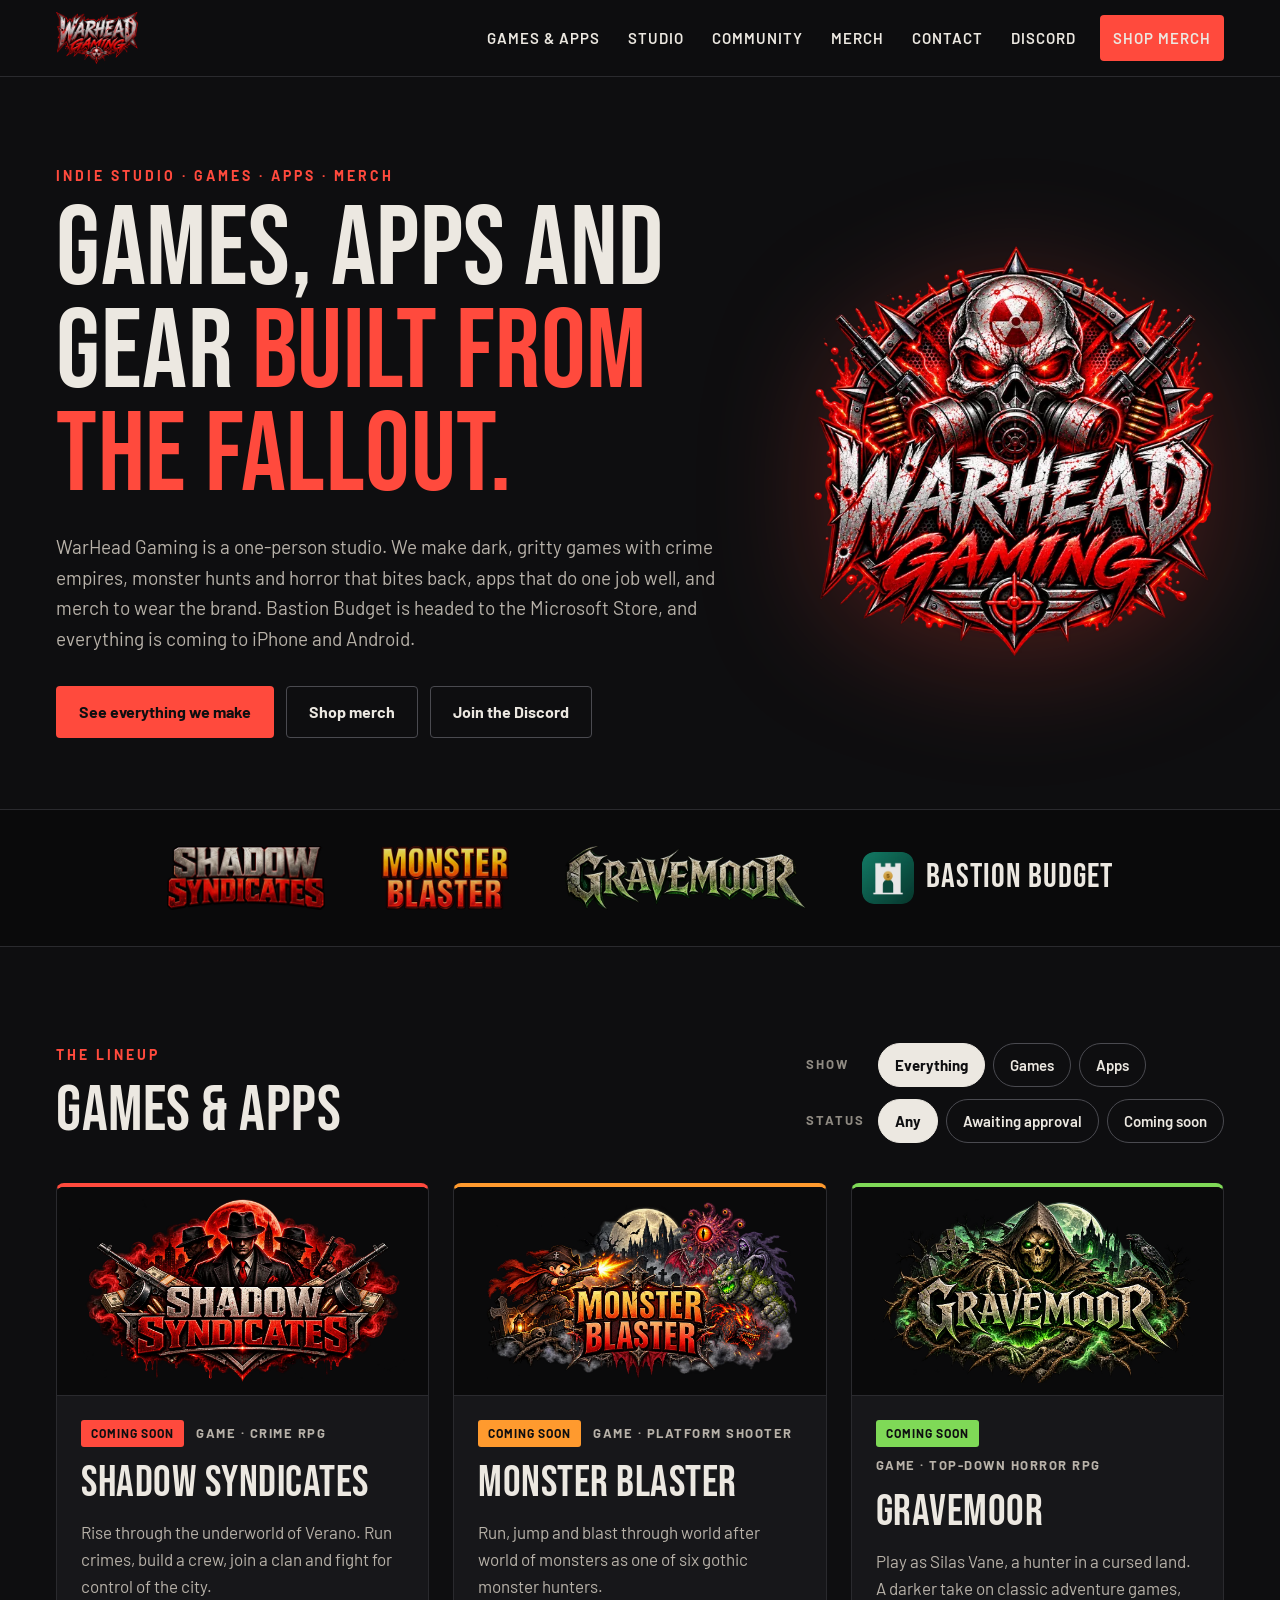
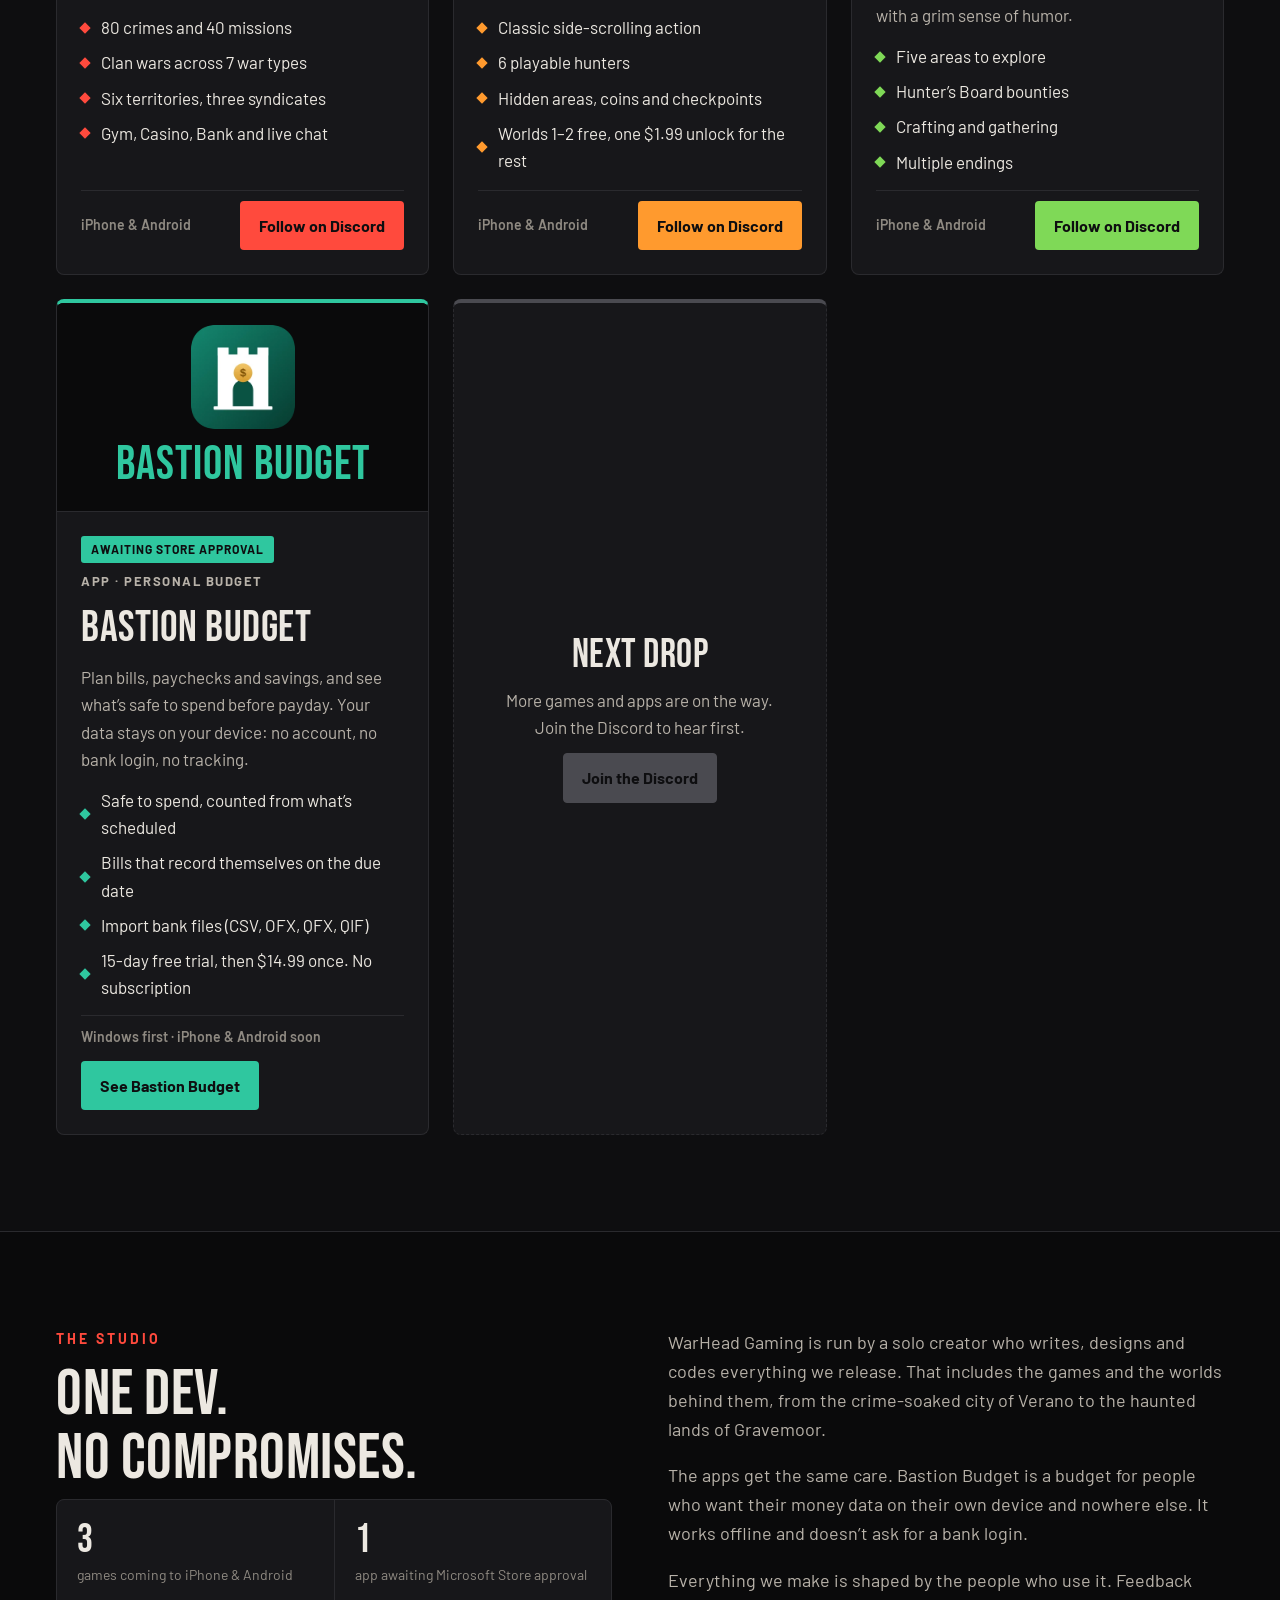
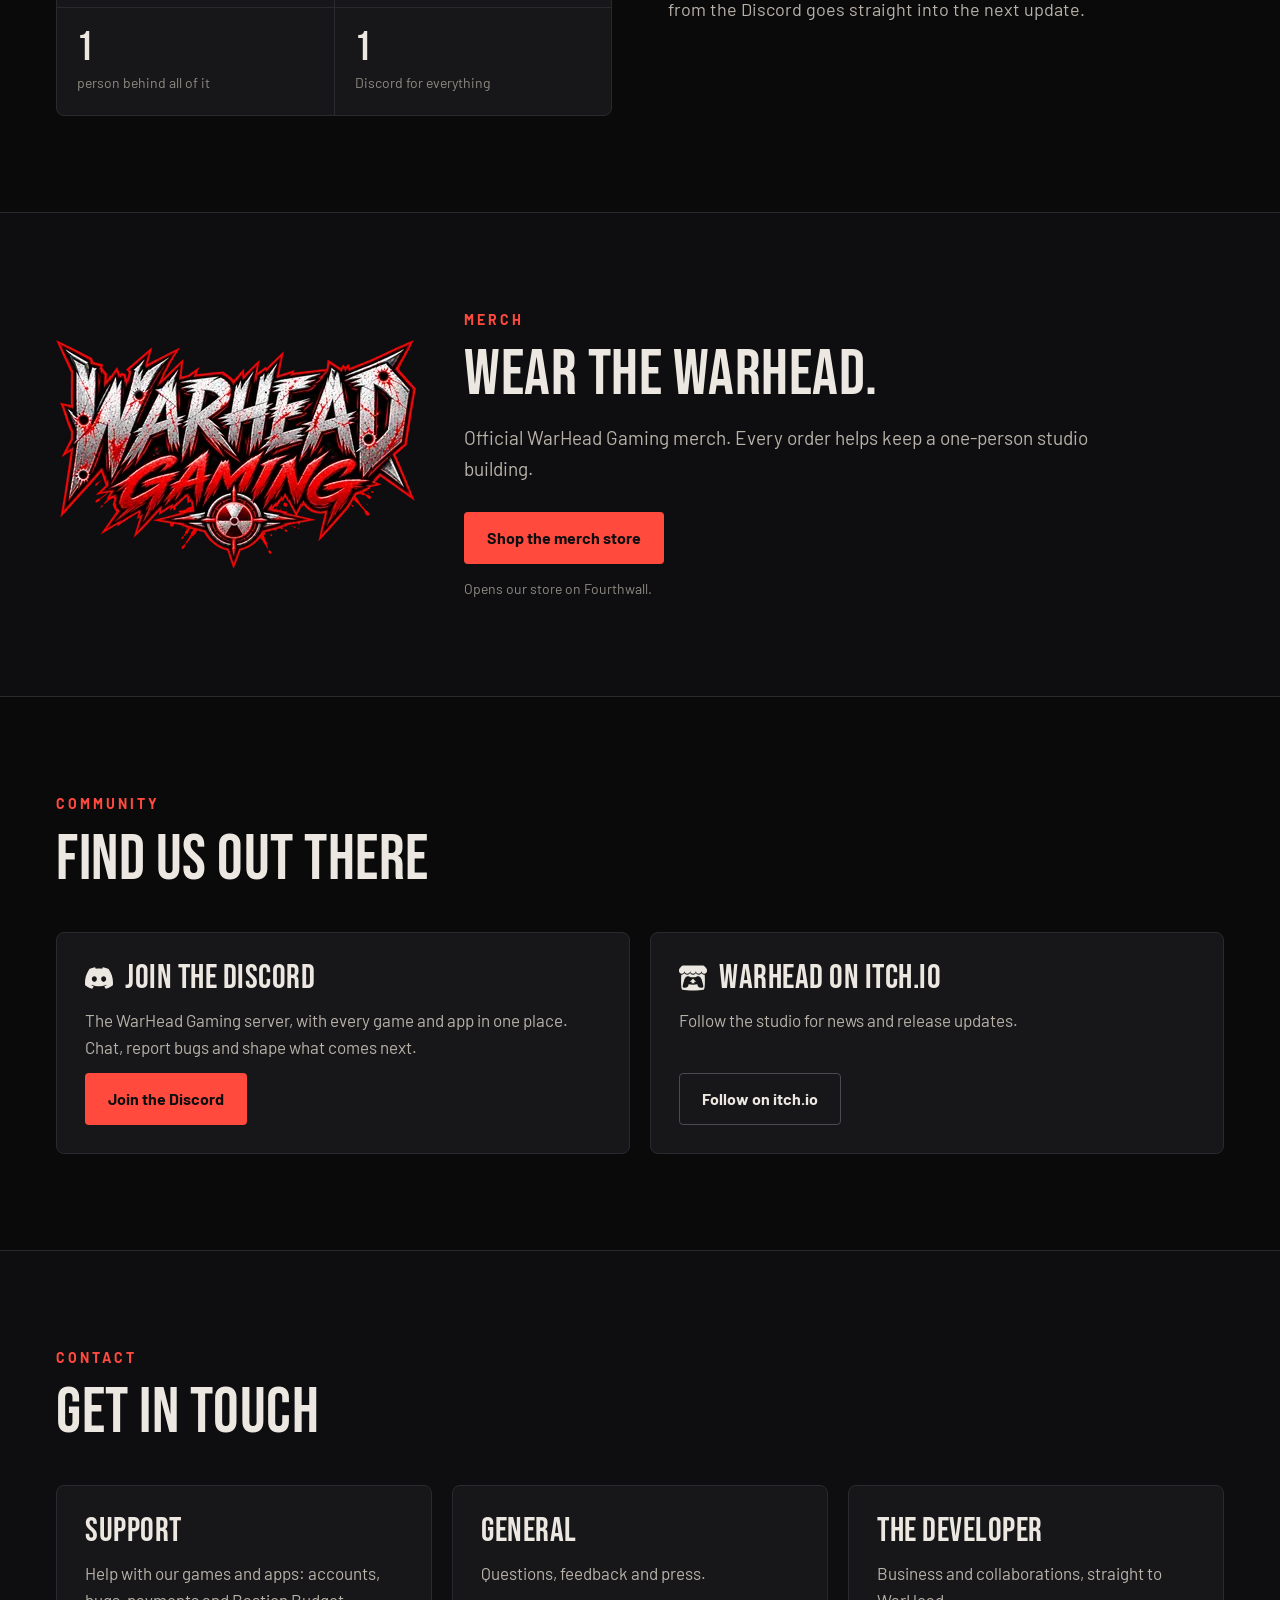
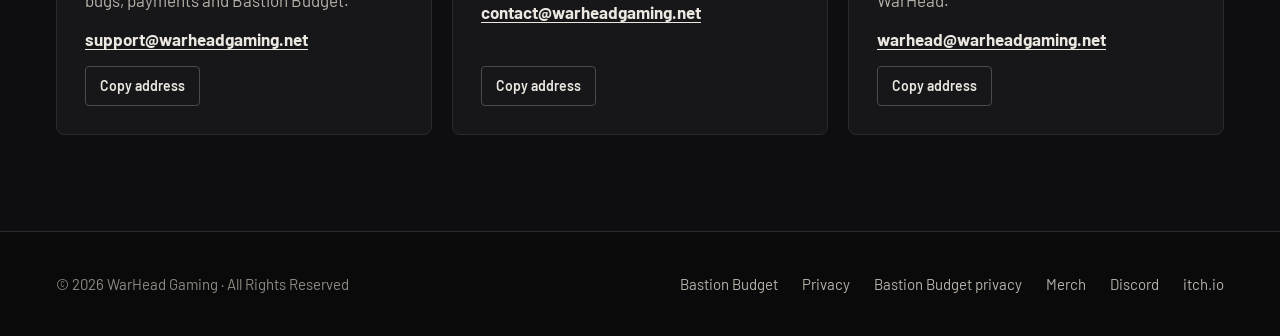
<file: index.html>
<!doctype html>
<html lang="en">
<head>
<meta charset="utf-8">
<meta name="viewport" content="width=device-width, initial-scale=1, viewport-fit=cover">
<title>WarHead Gaming</title>
<meta name="claude:viewport-fit-sides" content="cover">
<meta name="description" content="WarHead Gaming is a one-person indie studio making dark, gritty games, useful apps and merch, including Shadow Syndicates, Monster Blaster, Gravemoor and Bastion Budget.">
<meta name="theme-color" content="#0E0E10">
<link rel="canonical" href="https://warheadgaming.net/">
<meta property="og:type" content="website">
<meta property="og:title" content="WarHead Gaming">
<meta property="og:description" content="Indie games, apps and merch, built from the fallout.">
<meta property="og:url" content="https://warheadgaming.net/">
<meta property="og:image" content="https://warheadgaming.net/og-image.jpg">
<meta name="twitter:card" content="summary_large_image">
<link rel="icon" href="favicon.ico" sizes="any">
<link rel="icon" href="favicon.png" type="image/png">
<link rel="apple-touch-icon" href="apple-touch-icon.png">
<link rel="preload" href="bebas-neue-latin-400-normal.woff2" as="font" type="font/woff2" crossorigin>
<link rel="stylesheet" href="site.css">
</head>
<body>
<a class="skip" href="#main">Skip to content</a>

<header class="site-header">
  <div class="wrap">
    <a class="brand" href="index.html" aria-label="WarHead Gaming home"><img src="warhead-wordmark.webp" alt="WarHead Gaming" width="360" height="229"></a>
    <button class="menu-btn" type="button" aria-expanded="false" aria-controls="site-nav">Menu</button>
    <nav class="nav" id="site-nav" aria-label="Main">
      <a href="#lineup-section">Games &amp; Apps</a>
      <a href="#studio">Studio</a>
      <a href="#community">Community</a>
      <a href="#merch">Merch</a>
      <a href="#contact">Contact</a>
      <a href="https://discord.gg/GQj4bkHvJ" rel="noopener">Discord</a>
      <a class="btn btn-red" href="https://warhead-gaming-shop.fourthwall.com" rel="noopener">Shop merch</a>
    </nav>
  </div>
</header>

<main id="main">
  <section class="hero">
    <div class="wrap hero-grid">
      <div>
        <span class="eyebrow">Indie studio · Games · Apps · Merch</span>
        <h1>Games, apps and gear <em>built from the fallout.</em></h1>
        <p class="lead">WarHead Gaming is a one-person studio. We make dark, gritty games with crime empires, monster hunts and horror that bites back, apps that do one job well, and merch to wear the brand. Bastion Budget is headed to the Microsoft Store, and everything is coming to iPhone and Android.</p>
        <div class="btn-row">
          <a class="btn btn-red" href="#lineup-section">See everything we make</a>
          <a class="btn btn-ghost" href="#merch">Shop merch</a>
          <a class="btn btn-ghost" href="https://discord.gg/GQj4bkHvJ" rel="noopener">Join the Discord</a>
        </div>
      </div>
      <img class="hero-emblem" src="warhead-emblem.webp" alt="WarHead Gaming emblem: a skull in a gas mask over a radiation symbol" width="560" height="574">
    </div>
  </section>

  <div class="strip" aria-label="Our titles">
    <div class="wrap">
      <ul>
        <li><img src="shadow-syndicates-logo.webp" alt="Shadow Syndicates" width="640" height="259" loading="lazy"></li>
        <li><img src="monster-blaster-logo.webp" alt="Monster Blaster" width="640" height="320" loading="lazy"></li>
        <li><img src="gravemoor-logo.webp" alt="Gravemoor" width="640" height="169" loading="lazy"></li>
        <li class="app-mark"><img src="bastion-icon.webp" alt="" width="256" height="256" loading="lazy">Bastion Budget</li>
      </ul>
    </div>
  </div>

  <section class="section" id="lineup-section" aria-labelledby="lineup-title">
    <div class="wrap">
      <div class="section-head">
        <div>
          <span class="eyebrow">The lineup</span>
          <h2 class="section-title" id="lineup-title">Games &amp; apps</h2>
        </div>
        <div class="filters" id="filters"></div>
      </div>

      <!--
        ADD A NEW GAME OR APP: copy one <article class="card"> ... </article> block,
        paste it just above the "Next drop" card, and change the details.
          data-type   = "game" or "app"
          data-status = "out" (Out now), "review" (Awaiting store approval), "soon" (Coming soon), "dev" (In development), "later" (Coming later)
          style="--accent: #......"  = the card's color
        Upload the art next to the other images (16:9 works best) and match the badge text to data-status.
      -->
      <div class="grid" id="lineup">

        <article class="card" data-type="game" data-status="soon" style="--accent: #FF4A3D">
          <div class="card-art"><img src="shadow-syndicates-art.webp" alt="Shadow Syndicates key art: three mobsters in hats under a red moon" width="1200" height="675" loading="lazy"></div>
          <div class="card-body">
            <div class="card-meta"><span class="badge">Coming soon</span><span class="kind">Game · Crime RPG</span></div>
            <h3>Shadow Syndicates</h3>
            <p>Rise through the underworld of Verano. Run crimes, build a crew, join a clan and fight for control of the city.</p>
            <ul class="feats">
              <li>80 crimes and 40 missions</li>
              <li>Clan wars across 7 war types</li>
              <li>Six territories, three syndicates</li>
              <li>Gym, Casino, Bank and live chat</li>
            </ul>
            <div class="card-foot"><span class="platform">iPhone &amp; Android</span><a class="btn" href="https://discord.gg/GQj4bkHvJ" rel="noopener">Follow on Discord</a></div>
          </div>
        </article>

        <article class="card" data-type="game" data-status="soon" style="--accent: #FF9A2E">
          <div class="card-art"><img src="monster-blaster-art.webp" alt="Monster Blaster key art: a hunter firing at a crowd of monsters in a graveyard" width="1200" height="675" loading="lazy"></div>
          <div class="card-body">
            <div class="card-meta"><span class="badge">Coming soon</span><span class="kind">Game · Platform shooter</span></div>
            <h3>Monster Blaster</h3>
            <p>Run, jump and blast through world after world of monsters as one of six gothic monster hunters.</p>
            <ul class="feats">
              <li>Classic side-scrolling action</li>
              <li>6 playable hunters</li>
              <li>Hidden areas, coins and checkpoints</li>
              <li>Worlds 1–2 free, one $1.99 unlock for the rest</li>
            </ul>
            <div class="card-foot"><span class="platform">iPhone &amp; Android</span><a class="btn" href="https://discord.gg/GQj4bkHvJ" rel="noopener">Follow on Discord</a></div>
          </div>
        </article>

        <article class="card" data-type="game" data-status="soon" style="--accent: #7FD957">
          <div class="card-art"><img src="gravemoor-art.webp" alt="Gravemoor key art: a hooded skull rising from a thorny graveyard" width="1200" height="675" loading="lazy"></div>
          <div class="card-body">
            <div class="card-meta"><span class="badge">Coming soon</span><span class="kind">Game · Top-down horror RPG</span></div>
            <h3>Gravemoor</h3>
            <p>Play as Silas Vane, a hunter in a cursed land. A darker take on classic adventure games, with a grim sense of humor.</p>
            <ul class="feats">
              <li>Five areas to explore</li>
              <li>Hunter’s Board bounties</li>
              <li>Crafting and gathering</li>
              <li>Multiple endings</li>
            </ul>
            <div class="card-foot"><span class="platform">iPhone &amp; Android</span><a class="btn" href="https://discord.gg/GQj4bkHvJ" rel="noopener">Follow on Discord</a></div>
          </div>
        </article>

        <article class="card" data-type="app" data-status="review" style="--accent: #2FC79F">
          <div class="card-art icon-art"><img src="bastion-icon.webp" alt="" width="256" height="256" loading="lazy"><span>Bastion Budget</span></div>
          <div class="card-body">
            <div class="card-meta"><span class="badge">Awaiting store approval</span><span class="kind">App · Personal budget</span></div>
            <h3>Bastion Budget</h3>
            <p>Plan bills, paychecks and savings, and see what’s safe to spend before payday. Your data stays on your device: no account, no bank login, no tracking.</p>
            <ul class="feats">
              <li>Safe to spend, counted from what’s scheduled</li>
              <li>Bills that record themselves on the due date</li>
              <li>Import bank files (CSV, OFX, QFX, QIF)</li>
              <li>15-day free trial, then $14.99 once. No subscription</li>
            </ul>
            <div class="card-foot"><span class="platform">Windows first · iPhone &amp; Android soon</span><a class="btn" href="bastion-budget.html">See Bastion Budget</a></div>
          </div>
        </article>

        <article class="card slot">
          <h3>Next drop</h3>
          <p>More games and apps are on the way. Join the Discord to hear first.</p>
          <a class="btn btn-ghost" href="https://discord.gg/GQj4bkHvJ" rel="noopener">Join the Discord</a>
        </article>
      </div>
      <p class="empty" id="lineup-empty" hidden>Nothing matches those filters yet. Try “Everything”.</p>
    </div>
  </section>

  <section class="section alt" id="studio" aria-labelledby="studio-title">
    <div class="wrap studio">
      <div>
        <span class="eyebrow">The studio</span>
        <h2 class="section-title" id="studio-title">One dev.<br>No compromises.</h2>
        <div class="facts">
          <div><b>3</b><span>games coming to iPhone &amp; Android</span></div>
          <div><b>1</b><span>app awaiting Microsoft Store approval</span></div>
          <div><b>1</b><span>person behind all of it</span></div>
          <div><b>1</b><span>Discord for everything</span></div>
        </div>
      </div>
      <div class="copy">
        <p>WarHead Gaming is run by a solo creator who writes, designs and codes everything we release. That includes the games and the worlds behind them, from the crime-soaked city of Verano to the haunted lands of Gravemoor.</p>
        <p>The apps get the same care. Bastion Budget is a budget for people who want their money data on their own device and nowhere else. It works offline and doesn’t ask for a bank login.</p>
        <p>Everything we make is shaped by the people who use it. Feedback from the Discord goes straight into the next update.</p>
      </div>
    </div>
  </section>

  <section class="section merch" id="merch" aria-labelledby="merch-title">
    <div class="wrap merch-grid">
      <img src="warhead-wordmark.webp" alt="" width="360" height="229" loading="lazy">
      <div>
        <span class="eyebrow">Merch</span>
        <h2 class="section-title" id="merch-title">Wear the WarHead.</h2>
        <p class="lead" style="margin-top:16px">Official WarHead Gaming merch. Every order helps keep a one-person studio building.</p>
        <div class="btn-row" style="margin-top:28px"><a class="btn btn-red" href="https://warhead-gaming-shop.fourthwall.com" rel="noopener">Shop the merch store</a></div>
        <p class="note">Opens our store on Fourthwall.</p>
      </div>
    </div>
  </section>

  <section class="section alt" id="community" aria-labelledby="community-title">
    <div class="wrap">
      <span class="eyebrow">Community</span>
      <h2 class="section-title" id="community-title" style="margin-bottom:40px">Find us out there</h2>
      <div class="tiles">
        <div class="tile">
          <h3><img src="discord.svg" alt="" width="28" height="28">Join the Discord</h3>
          <p>The WarHead Gaming server, with every game and app in one place. Chat, report bugs and shape what comes next.</p>
          <a class="btn btn-red" href="https://discord.gg/GQj4bkHvJ" rel="noopener">Join the Discord</a>
        </div>
        <div class="tile">
          <h3><img src="itchio.svg" alt="" width="28" height="28">WarHead on itch.io</h3>
          <p>Follow the studio for news and release updates.</p>
          <a class="btn btn-ghost" href="https://warheadgaming.itch.io/" rel="noopener">Follow on itch.io</a>
        </div>
      </div>
    </div>
  </section>

  <section class="section" id="contact" aria-labelledby="contact-title">
    <div class="wrap">
      <span class="eyebrow">Contact</span>
      <h2 class="section-title" id="contact-title" style="margin-bottom:40px">Get in touch</h2>
      <div class="tiles">
        <div class="tile">
          <h3>Support</h3>
          <p>Help with our games and apps: accounts, bugs, payments and Bastion Budget.</p>
          <a class="email" href="mailto:support@warheadgaming.net">support@warheadgaming.net</a>
          <button class="copy-btn" type="button" data-copy="support@warheadgaming.net" hidden>Copy address</button>
        </div>
        <div class="tile">
          <h3>General</h3>
          <p>Questions, feedback and press.</p>
          <a class="email" href="mailto:contact@warheadgaming.net">contact@warheadgaming.net</a>
          <button class="copy-btn" type="button" data-copy="contact@warheadgaming.net" hidden>Copy address</button>
        </div>
        <div class="tile">
          <h3>The developer</h3>
          <p>Business and collaborations, straight to WarHead.</p>
          <a class="email" href="mailto:warhead@warheadgaming.net">warhead@warheadgaming.net</a>
          <button class="copy-btn" type="button" data-copy="warhead@warheadgaming.net" hidden>Copy address</button>
        </div>
      </div>
    </div>
  </section>
</main>

<footer class="site-footer">
  <div class="wrap">
    <span>© 2026 WarHead Gaming · All Rights Reserved</span>
    <nav aria-label="Footer">
      <a href="bastion-budget.html">Bastion Budget</a>
      <a href="privacy.html">Privacy</a>
      <a href="bastion-budget-privacy.html">Bastion Budget privacy</a>
      <a href="https://warhead-gaming-shop.fourthwall.com" rel="noopener">Merch</a>
      <a href="https://discord.gg/GQj4bkHvJ" rel="noopener">Discord</a>
      <a href="https://warheadgaming.itch.io/" rel="noopener">itch.io</a>
    </nav>
  </div>
</footer>
<script src="site.js"></script>
</body>
</html>
</file>
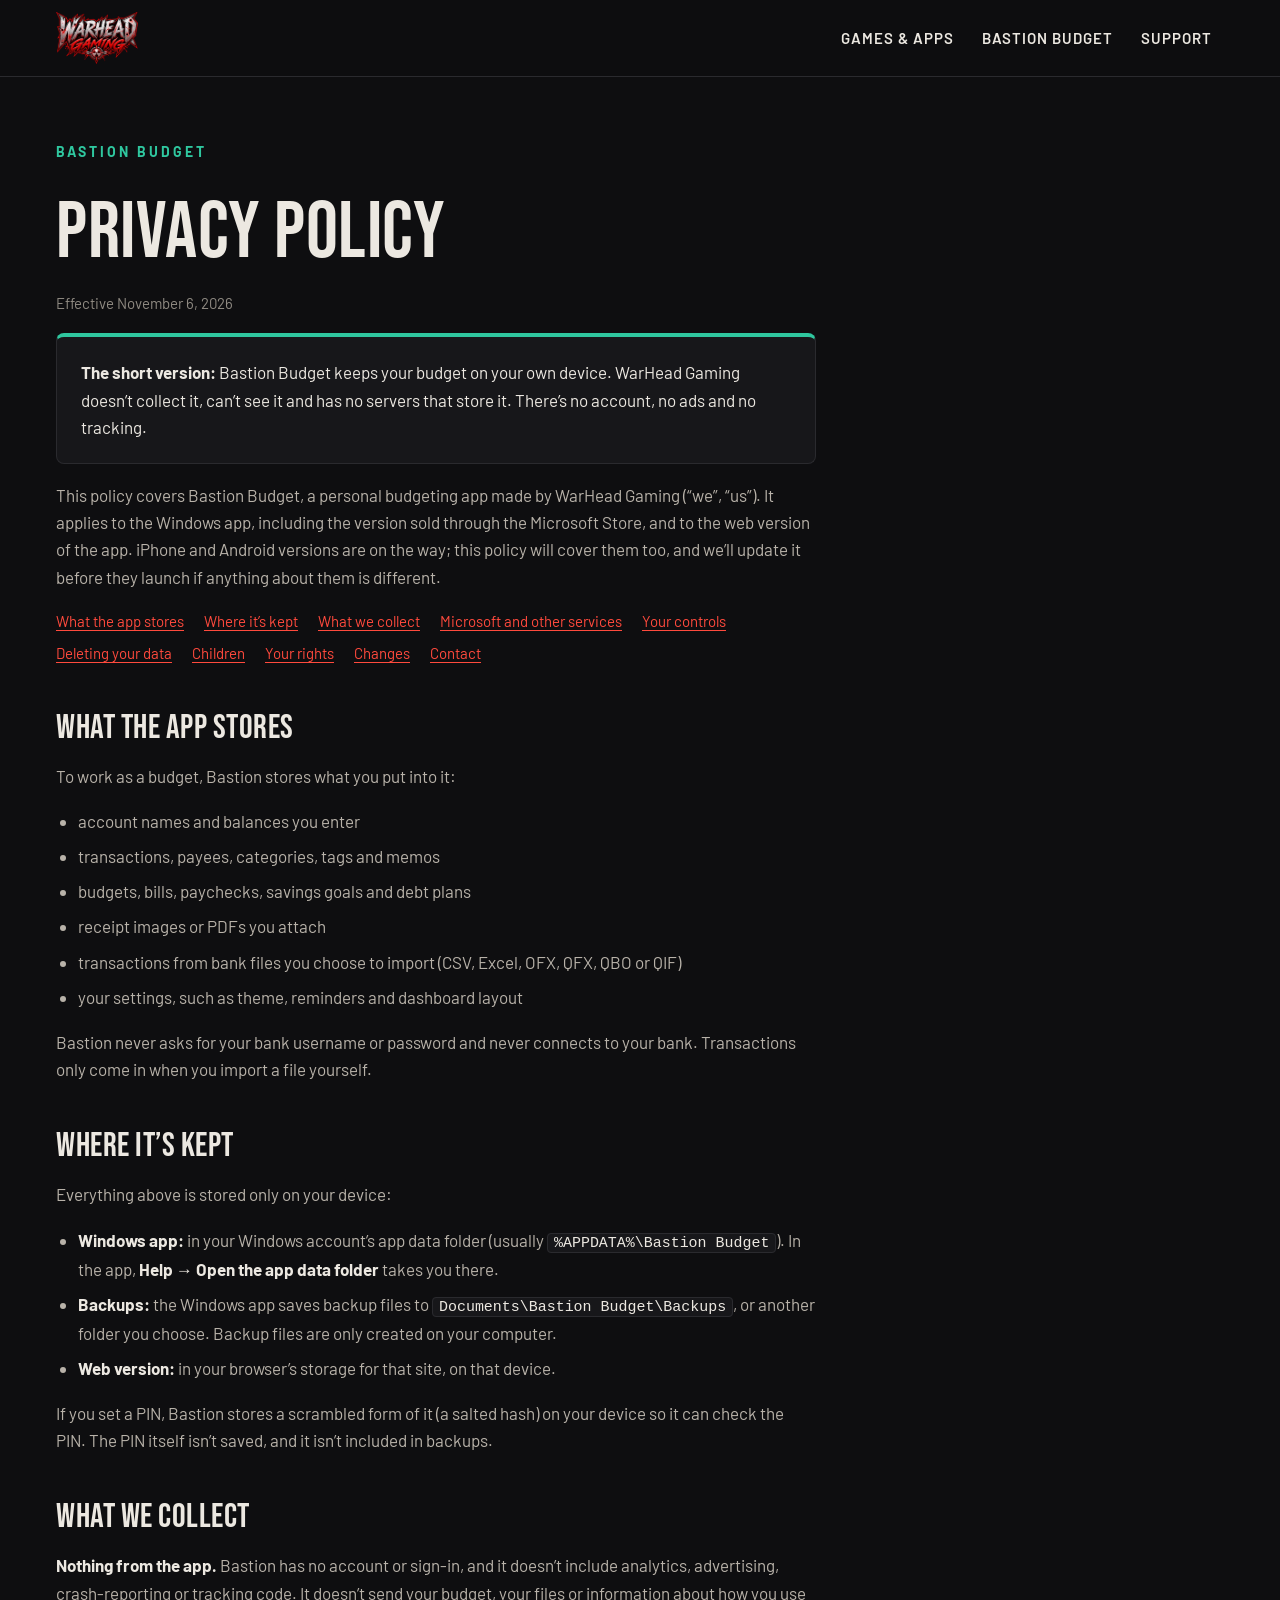
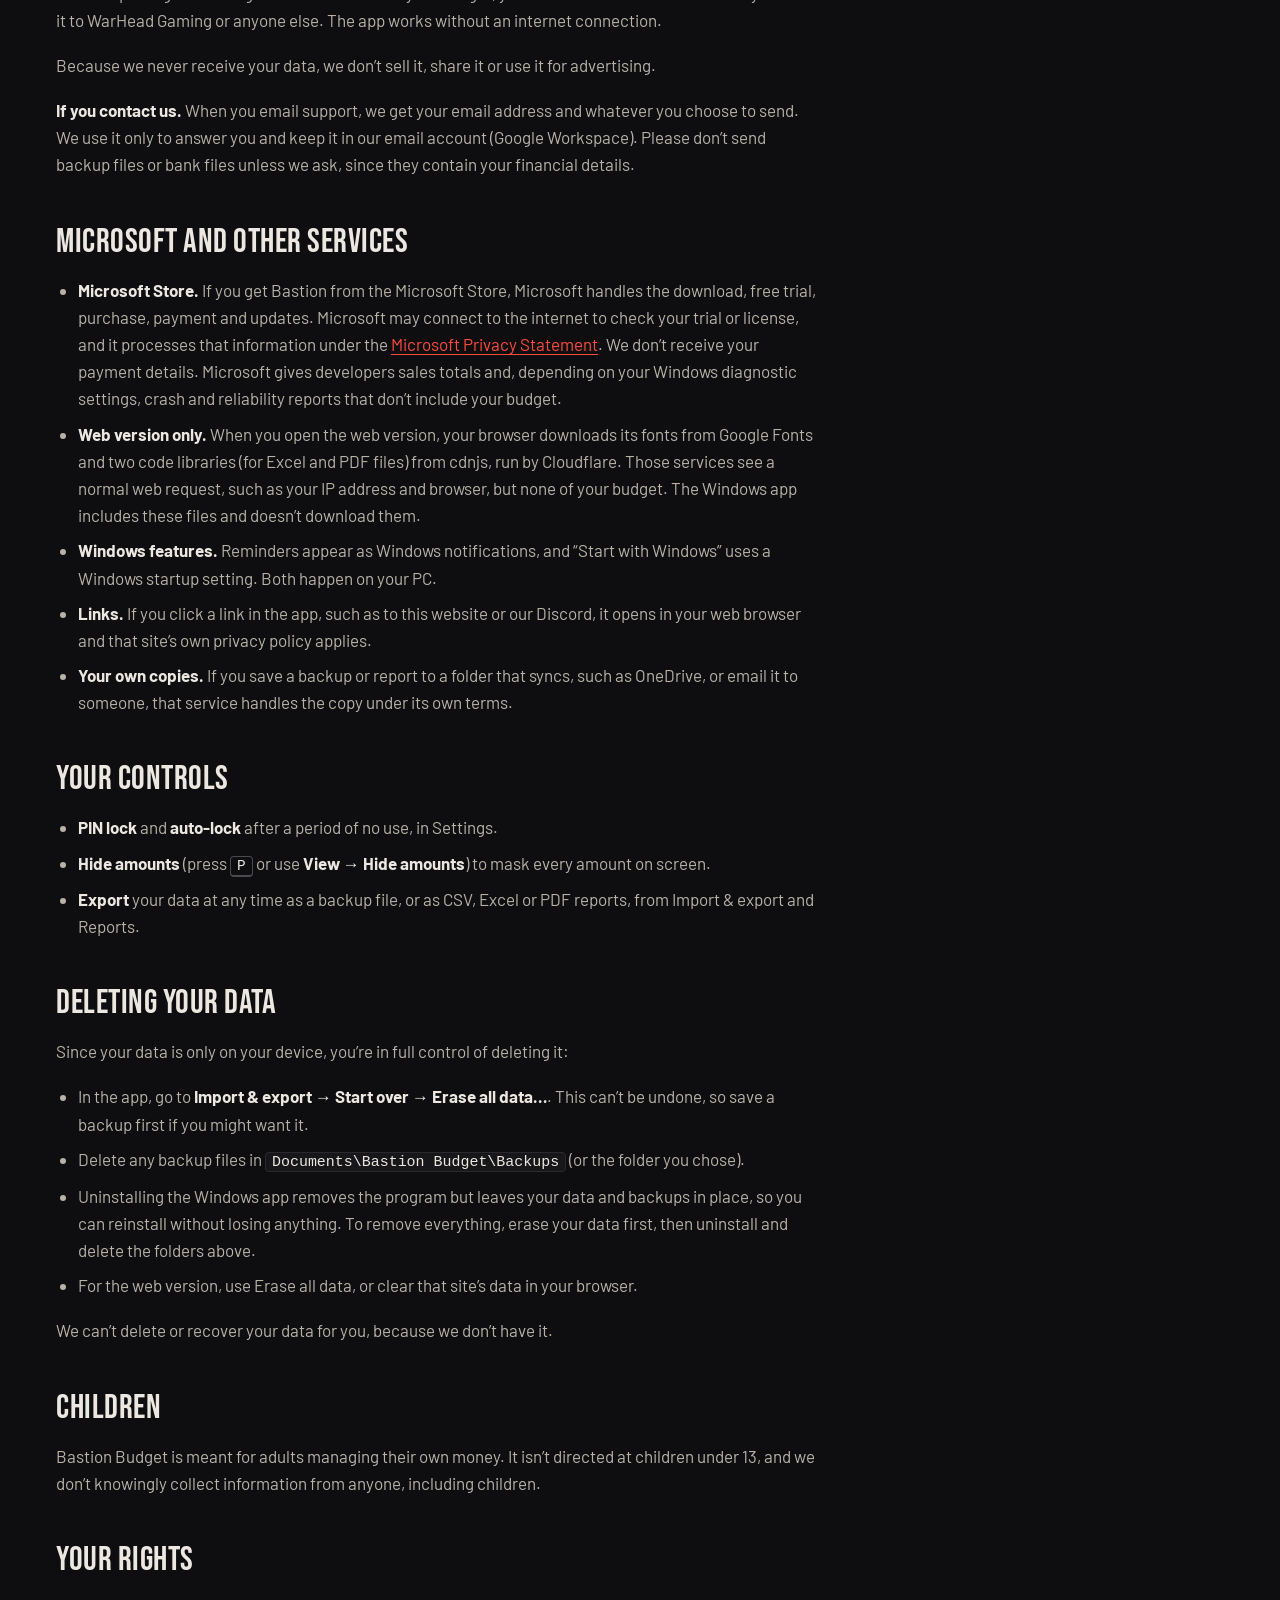
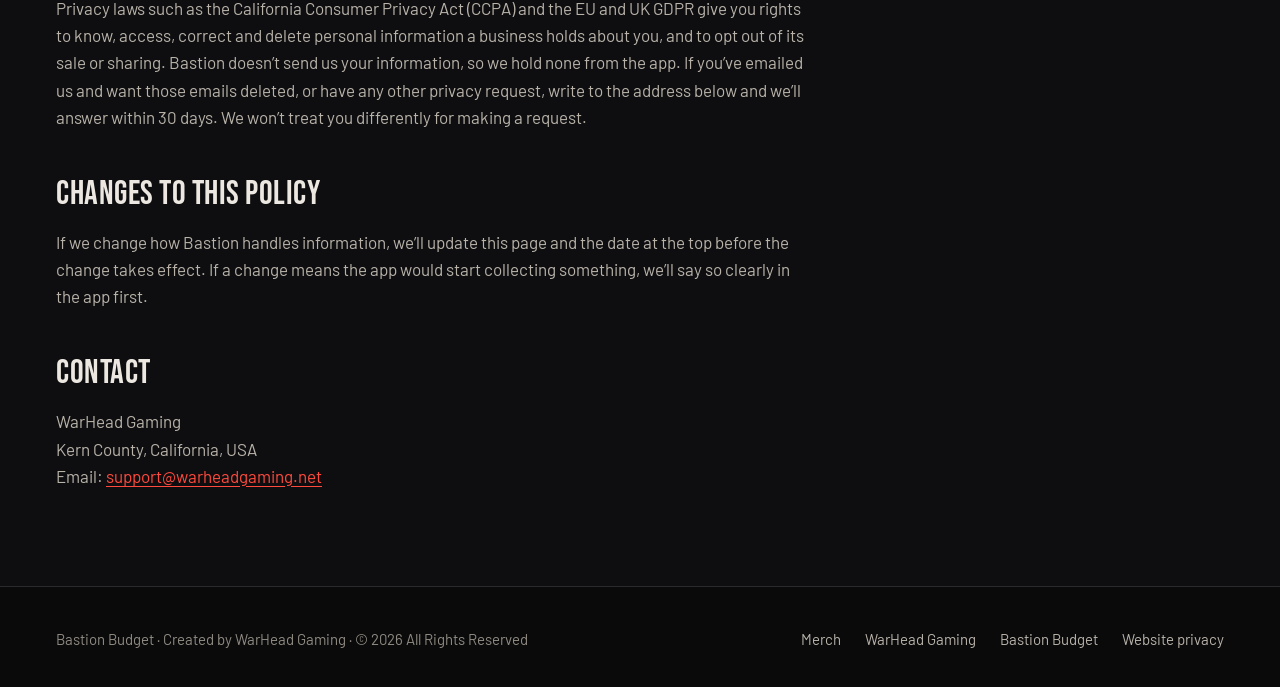
<file: bastion-budget-privacy.html>
<!doctype html>
<html lang="en">
<head>
<meta charset="utf-8">
<meta name="viewport" content="width=device-width, initial-scale=1, viewport-fit=cover">
<title>Bastion Budget Privacy Policy</title>
<meta name="claude:viewport-fit-sides" content="cover">
<meta name="description" content="How Bastion Budget handles your information: your budget stays on your device, with no account, no servers, no ads and no tracking.">
<meta name="theme-color" content="#0E0E10">
<link rel="canonical" href="https://warheadgaming.net/bastion-budget-privacy.html">
<link rel="icon" href="favicon.ico" sizes="any">
<link rel="icon" href="favicon.png" type="image/png">
<link rel="stylesheet" href="site.css">
</head>
<body class="product">
<a class="skip" href="#main">Skip to content</a>

<header class="site-header">
  <div class="wrap">
    <a class="brand" href="index.html" aria-label="WarHead Gaming home"><img src="warhead-wordmark.webp" alt="WarHead Gaming" width="360" height="229"></a>
    <button class="menu-btn" type="button" aria-expanded="false" aria-controls="site-nav">Menu</button>
    <nav class="nav" id="site-nav" aria-label="Main">
      <a href="index.html#lineup-section">Games &amp; Apps</a>
      <a href="bastion-budget.html">Bastion Budget</a>
      <a href="bastion-budget.html#support">Support</a>
    </nav>
  </div>
</header>

<main id="main" class="legal">
  <div class="wrap">
    <article class="doc">
      <span class="eyebrow">Bastion Budget</span>
      <h1>Privacy policy</h1>
      <p class="updated">Effective November 6, 2026</p>

      <div class="summary-box">
        <p><b>The short version:</b> Bastion Budget keeps your budget on your own device. WarHead Gaming doesn’t collect it, can’t see it and has no servers that store it. There’s no account, no ads and no tracking.</p>
      </div>

      <p>This policy covers Bastion Budget, a personal budgeting app made by WarHead Gaming (“we”, “us”). It applies to the Windows app, including the version sold through the Microsoft Store, and to the web version of the app. iPhone and Android versions are on the way; this policy will cover them too, and we’ll update it before they launch if anything about them is different.</p>

      <nav class="toc" aria-label="On this page">
        <a href="#what">What the app stores</a>
        <a href="#where">Where it’s kept</a>
        <a href="#collect">What we collect</a>
        <a href="#others">Microsoft and other services</a>
        <a href="#control">Your controls</a>
        <a href="#delete">Deleting your data</a>
        <a href="#kids">Children</a>
        <a href="#rights">Your rights</a>
        <a href="#changes">Changes</a>
        <a href="#contact">Contact</a>
      </nav>

      <h2 id="what">What the app stores</h2>
      <p>To work as a budget, Bastion stores what you put into it:</p>
      <ul>
        <li>account names and balances you enter</li>
        <li>transactions, payees, categories, tags and memos</li>
        <li>budgets, bills, paychecks, savings goals and debt plans</li>
        <li>receipt images or PDFs you attach</li>
        <li>transactions from bank files you choose to import (CSV, Excel, OFX, QFX, QBO or QIF)</li>
        <li>your settings, such as theme, reminders and dashboard layout</li>
      </ul>
      <p>Bastion never asks for your bank username or password and never connects to your bank. Transactions only come in when you import a file yourself.</p>

      <h2 id="where">Where it’s kept</h2>
      <p>Everything above is stored only on your device:</p>
      <ul>
        <li><b>Windows app:</b> in your Windows account’s app data folder (usually <code>%APPDATA%\Bastion Budget</code>). In the app, <b>Help → Open the app data folder</b> takes you there.</li>
        <li><b>Backups:</b> the Windows app saves backup files to <code>Documents\Bastion Budget\Backups</code>, or another folder you choose. Backup files are only created on your computer.</li>
        <li><b>Web version:</b> in your browser’s storage for that site, on that device.</li>
      </ul>
      <p>If you set a PIN, Bastion stores a scrambled form of it (a salted hash) on your device so it can check the PIN. The PIN itself isn’t saved, and it isn’t included in backups.</p>

      <h2 id="collect">What we collect</h2>
      <p><b>Nothing from the app.</b> Bastion has no account or sign-in, and it doesn’t include analytics, advertising, crash-reporting or tracking code. It doesn’t send your budget, your files or information about how you use it to WarHead Gaming or anyone else. The app works without an internet connection.</p>
      <p>Because we never receive your data, we don’t sell it, share it or use it for advertising.</p>
      <p><b>If you contact us.</b> When you email support, we get your email address and whatever you choose to send. We use it only to answer you and keep it in our email account (Google Workspace). Please don’t send backup files or bank files unless we ask, since they contain your financial details.</p>

      <h2 id="others">Microsoft and other services</h2>
      <ul>
        <li><b>Microsoft Store.</b> If you get Bastion from the Microsoft Store, Microsoft handles the download, free trial, purchase, payment and updates. Microsoft may connect to the internet to check your trial or license, and it processes that information under the <a href="https://privacy.microsoft.com/privacystatement" rel="noopener">Microsoft Privacy Statement</a>. We don’t receive your payment details. Microsoft gives developers sales totals and, depending on your Windows diagnostic settings, crash and reliability reports that don’t include your budget.</li>
        <li><b>Web version only.</b> When you open the web version, your browser downloads its fonts from Google Fonts and two code libraries (for Excel and PDF files) from cdnjs, run by Cloudflare. Those services see a normal web request, such as your IP address and browser, but none of your budget. The Windows app includes these files and doesn’t download them.</li>
        <li><b>Windows features.</b> Reminders appear as Windows notifications, and “Start with Windows” uses a Windows startup setting. Both happen on your PC.</li>
        <li><b>Links.</b> If you click a link in the app, such as to this website or our Discord, it opens in your web browser and that site’s own privacy policy applies.</li>
        <li><b>Your own copies.</b> If you save a backup or report to a folder that syncs, such as OneDrive, or email it to someone, that service handles the copy under its own terms.</li>
      </ul>

      <h2 id="control">Your controls</h2>
      <ul>
        <li><b>PIN lock</b> and <b>auto-lock</b> after a period of no use, in Settings.</li>
        <li><b>Hide amounts</b> (press <kbd>P</kbd> or use <b>View → Hide amounts</b>) to mask every amount on screen.</li>
        <li><b>Export</b> your data at any time as a backup file, or as CSV, Excel or PDF reports, from Import &amp; export and Reports.</li>
      </ul>

      <h2 id="delete">Deleting your data</h2>
      <p>Since your data is only on your device, you’re in full control of deleting it:</p>
      <ul>
        <li>In the app, go to <b>Import &amp; export → Start over → Erase all data…</b>. This can’t be undone, so save a backup first if you might want it.</li>
        <li>Delete any backup files in <code>Documents\Bastion Budget\Backups</code> (or the folder you chose).</li>
        <li>Uninstalling the Windows app removes the program but leaves your data and backups in place, so you can reinstall without losing anything. To remove everything, erase your data first, then uninstall and delete the folders above.</li>
        <li>For the web version, use Erase all data, or clear that site’s data in your browser.</li>
      </ul>
      <p>We can’t delete or recover your data for you, because we don’t have it.</p>

      <h2 id="kids">Children</h2>
      <p>Bastion Budget is meant for adults managing their own money. It isn’t directed at children under 13, and we don’t knowingly collect information from anyone, including children.</p>

      <h2 id="rights">Your rights</h2>
      <p>Privacy laws such as the California Consumer Privacy Act (CCPA) and the EU and UK GDPR give you rights to know, access, correct and delete personal information a business holds about you, and to opt out of its sale or sharing. Bastion doesn’t send us your information, so we hold none from the app. If you’ve emailed us and want those emails deleted, or have any other privacy request, write to the address below and we’ll answer within 30 days. We won’t treat you differently for making a request.</p>

      <h2 id="changes">Changes to this policy</h2>
      <p>If we change how Bastion handles information, we’ll update this page and the date at the top before the change takes effect. If a change means the app would start collecting something, we’ll say so clearly in the app first.</p>

      <h2 id="contact">Contact</h2>
      <p>WarHead Gaming<br>Kern County, California, USA<br>Email: <a href="mailto:support@warheadgaming.net">support@warheadgaming.net</a></p>
    </article>
  </div>
</main>

<footer class="site-footer">
  <div class="wrap">
    <span>Bastion Budget · Created by WarHead Gaming · © 2026 All Rights Reserved</span>
    <nav aria-label="Footer">
      <a href="https://warhead-gaming-shop.fourthwall.com" rel="noopener">Merch</a>
      <a href="index.html">WarHead Gaming</a>
      <a href="bastion-budget.html">Bastion Budget</a>
      <a href="privacy.html">Website privacy</a>
    </nav>
  </div>
</footer>
<script src="site.js"></script>
</body>
</html>
</file>
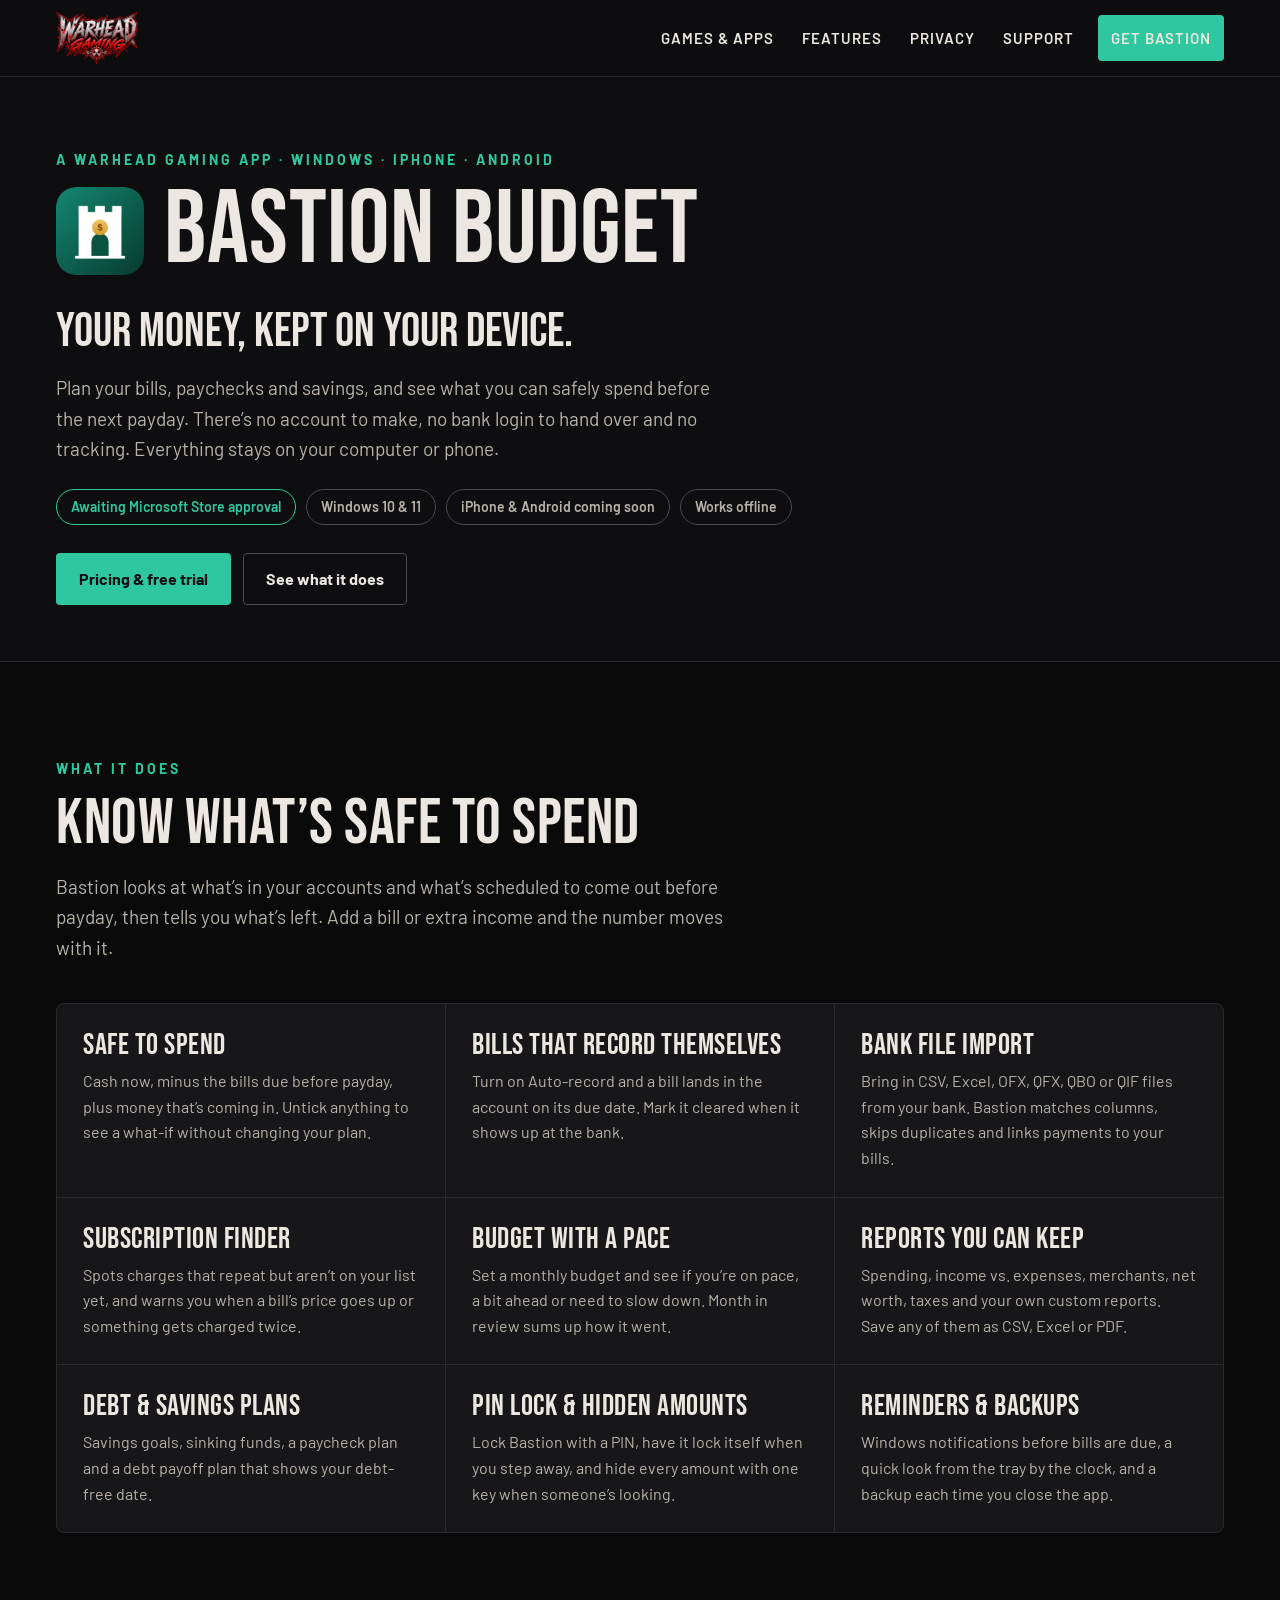
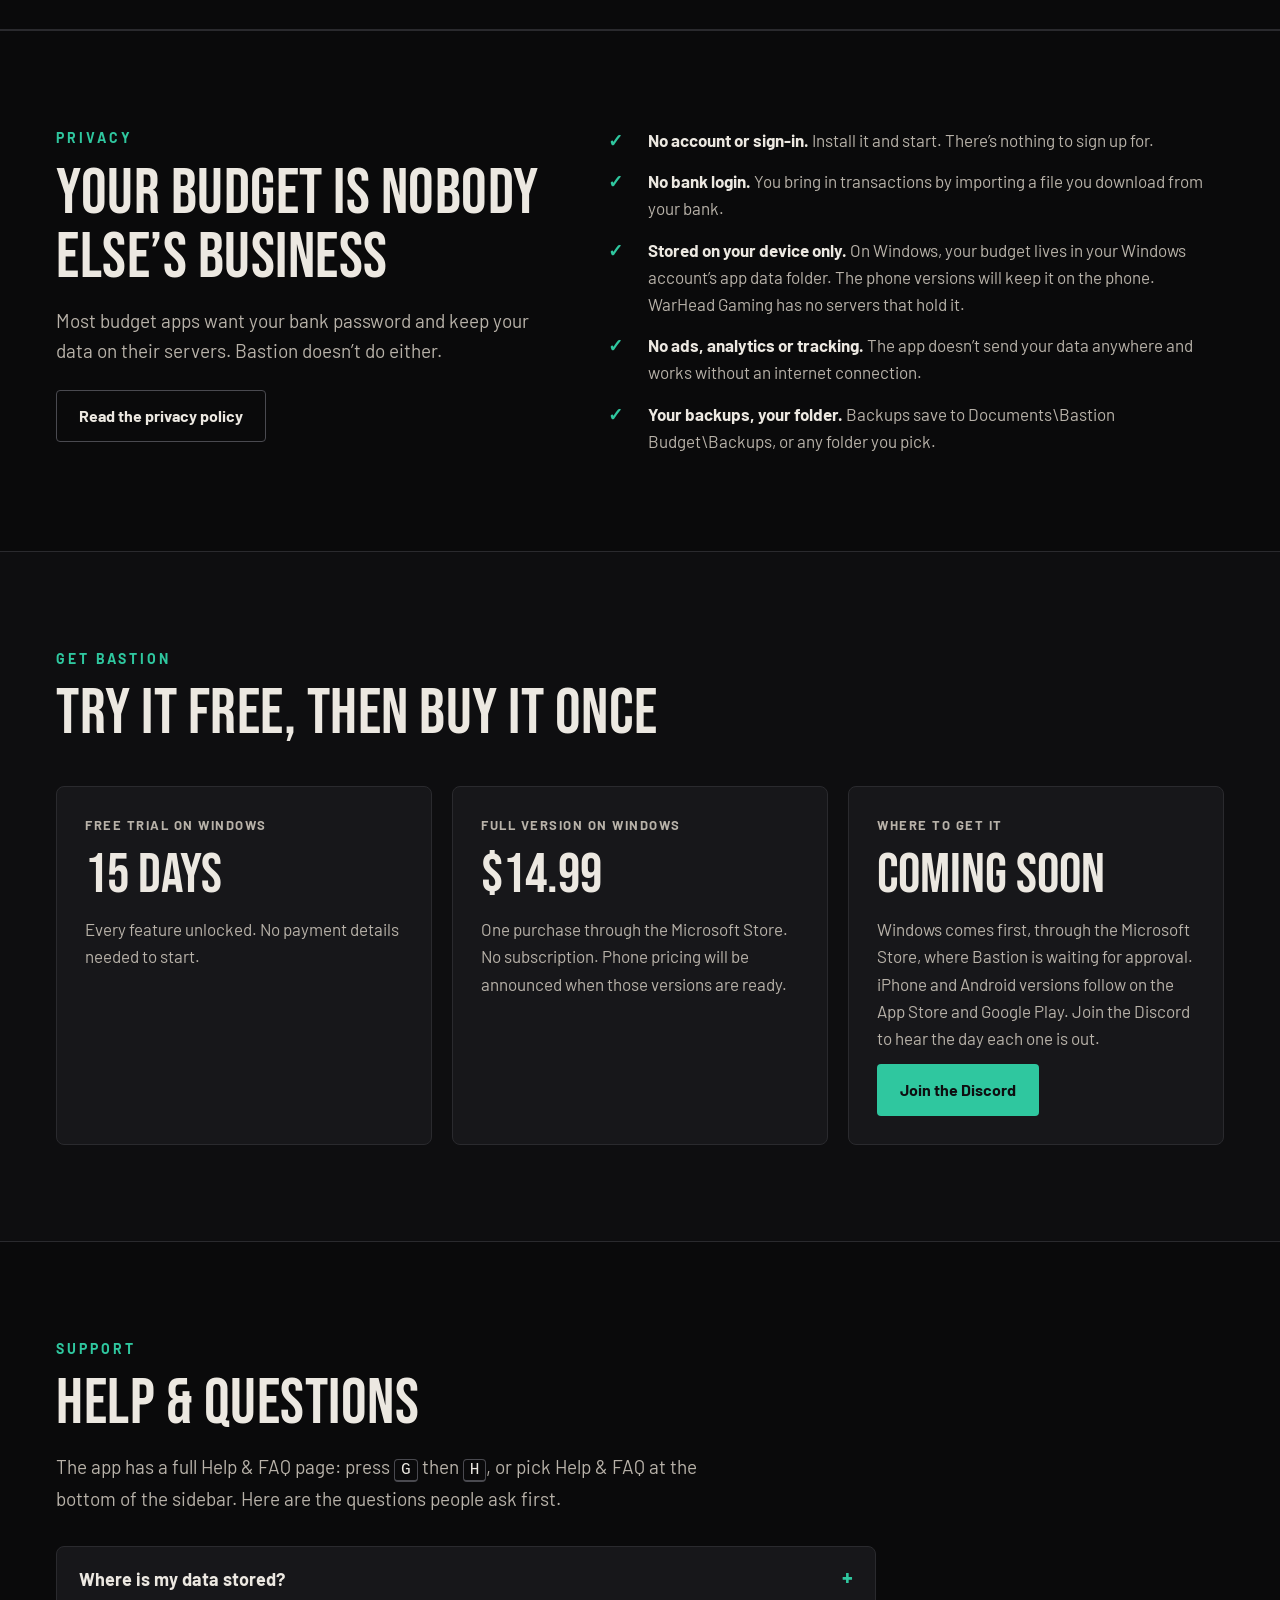
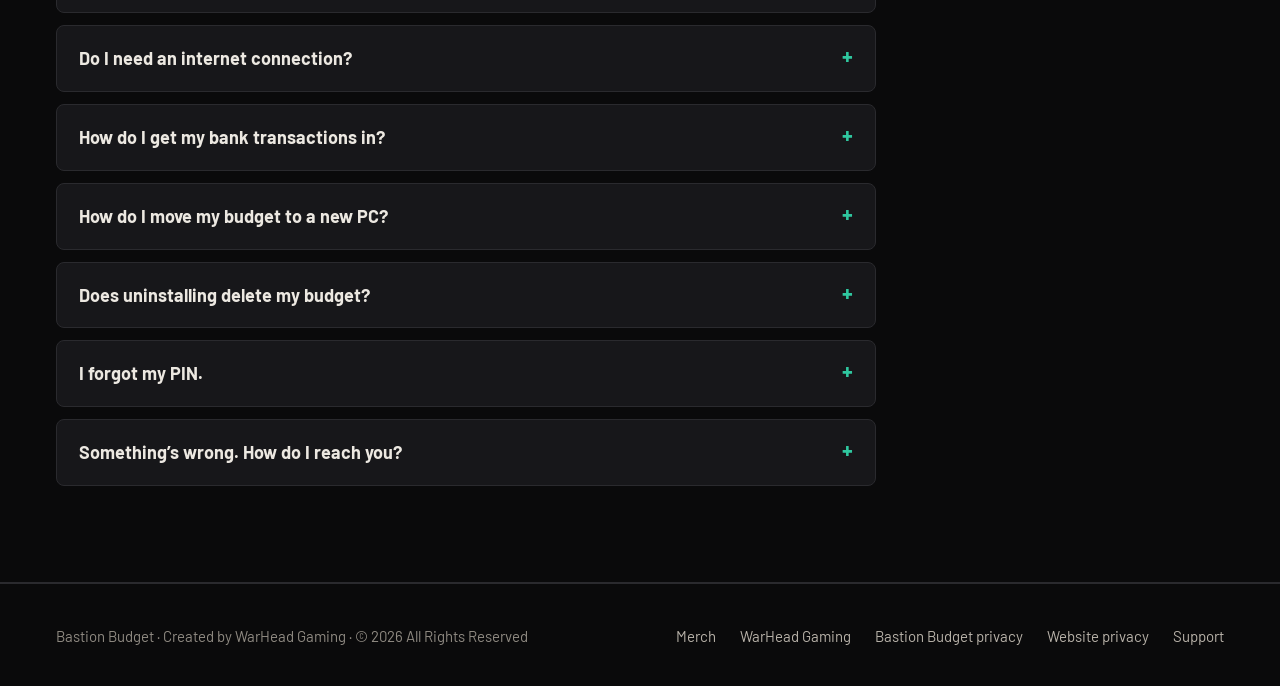
<file: bastion-budget.html>
<!doctype html>
<html lang="en">
<head>
<meta charset="utf-8">
<meta name="viewport" content="width=device-width, initial-scale=1, viewport-fit=cover">
<title>Bastion Budget</title>
<meta name="claude:viewport-fit-sides" content="cover">
<meta name="description" content="Bastion Budget is a budget app for Windows. Plan bills, paychecks and savings and see what’s safe to spend. Your data stays on your computer: no account, no bank login, no tracking.">
<meta name="theme-color" content="#0E0E10">
<link rel="canonical" href="https://warheadgaming.net/bastion-budget.html">
<meta property="og:type" content="website">
<meta property="og:title" content="Bastion Budget by WarHead Gaming">
<meta property="og:description" content="Your money, kept on your computer. A budget app for Windows with no account, no bank login and no tracking.">
<meta property="og:url" content="https://warheadgaming.net/bastion-budget.html">
<meta property="og:image" content="https://warheadgaming.net/og-image.jpg">
<meta name="twitter:card" content="summary_large_image">
<link rel="icon" href="favicon.ico" sizes="any">
<link rel="icon" href="favicon.png" type="image/png">
<link rel="apple-touch-icon" href="bastion-icon-180.png">
<link rel="preload" href="bebas-neue-latin-400-normal.woff2" as="font" type="font/woff2" crossorigin>
<link rel="stylesheet" href="site.css">
</head>
<body class="product">
<a class="skip" href="#main">Skip to content</a>

<header class="site-header">
  <div class="wrap">
    <a class="brand" href="index.html" aria-label="WarHead Gaming home"><img src="warhead-wordmark.webp" alt="WarHead Gaming" width="360" height="229"></a>
    <button class="menu-btn" type="button" aria-expanded="false" aria-controls="site-nav">Menu</button>
    <nav class="nav" id="site-nav" aria-label="Main">
      <a href="index.html#lineup-section">Games &amp; Apps</a>
      <a href="#features">Features</a>
      <a href="#privacy">Privacy</a>
      <a href="#support">Support</a>
      <a class="btn btn-red" href="#get">Get Bastion</a>
    </nav>
  </div>
</header>

<main id="main">
  <section class="p-hero">
    <div class="wrap">
      <span class="eyebrow">A WarHead Gaming app · Windows · iPhone · Android</span>
      <div class="p-title">
        <img src="bastion-icon.webp" alt="" width="256" height="256">
        <h1>Bastion Budget</h1>
      </div>
      <p class="tagline">Your money, kept on your device.</p>
      <p class="lead">Plan your bills, paychecks and savings, and see what you can safely spend before the next payday. There’s no account to make, no bank login to hand over and no tracking. Everything stays on your computer or phone.</p>
      <div class="pill-row">
        <span class="pill on">Awaiting Microsoft Store approval</span>
        <span class="pill">Windows 10 &amp; 11</span>
        <span class="pill">iPhone &amp; Android coming soon</span>
        <span class="pill">Works offline</span>
      </div>
      <div class="btn-row">
        <a class="btn btn-red" href="#get">Pricing &amp; free trial</a>
        <a class="btn btn-ghost" href="#features">See what it does</a>
      </div>
      <!-- SCREENSHOT: when bastion-overview.webp is uploaded, put this back:
      <div class="shot-frame">
        <div class="shot-bar" aria-hidden="true"><i></i><i></i><i></i><span>Bastion Budget · Dashboard (sample data)</span></div>
        <img src="bastion-overview.webp" alt="The Bastion Budget dashboard showing Safe to spend and the bills and income coming before payday" width="1600" height="1000">
      </div>
      -->
    </div>
  </section>

  <section class="section alt" id="features" aria-labelledby="features-title">
    <div class="wrap">
      <span class="eyebrow">What it does</span>
      <h2 class="section-title" id="features-title" style="margin-bottom:16px">Know what’s safe to spend</h2>
      <p class="lead" style="margin-bottom:40px">Bastion looks at what’s in your accounts and what’s scheduled to come out before payday, then tells you what’s left. Add a bill or extra income and the number moves with it.</p>
      <div class="features">
        <div class="feature"><h3>Safe to spend</h3><p>Cash now, minus the bills due before payday, plus money that’s coming in. Untick anything to see a what-if without changing your plan.</p></div>
        <div class="feature"><h3>Bills that record themselves</h3><p>Turn on Auto-record and a bill lands in the account on its due date. Mark it cleared when it shows up at the bank.</p></div>
        <div class="feature"><h3>Bank file import</h3><p>Bring in CSV, Excel, OFX, QFX, QBO or QIF files from your bank. Bastion matches columns, skips duplicates and links payments to your bills.</p></div>
        <div class="feature"><h3>Subscription finder</h3><p>Spots charges that repeat but aren’t on your list yet, and warns you when a bill’s price goes up or something gets charged twice.</p></div>
        <div class="feature"><h3>Budget with a pace</h3><p>Set a monthly budget and see if you’re on pace, a bit ahead or need to slow down. Month in review sums up how it went.</p></div>
        <div class="feature"><h3>Reports you can keep</h3><p>Spending, income vs. expenses, merchants, net worth, taxes and your own custom reports. Save any of them as CSV, Excel or PDF.</p></div>
        <div class="feature"><h3>Debt &amp; savings plans</h3><p>Savings goals, sinking funds, a paycheck plan and a debt payoff plan that shows your debt-free date.</p></div>
        <div class="feature"><h3>PIN lock &amp; hidden amounts</h3><p>Lock Bastion with a PIN, have it lock itself when you step away, and hide every amount with one key when someone’s looking.</p></div>
        <div class="feature"><h3>Reminders &amp; backups</h3><p>Windows notifications before bills are due, a quick look from the tray by the clock, and a backup each time you close the app.</p></div>
      </div>
    </div>
  </section>

  <!-- SCREENSHOTS: when bastion-bills.webp and bastion-reports.webp are uploaded, put this section back:
  <section class="section" aria-labelledby="shots-title">
    <div class="wrap">
      <span class="eyebrow">A closer look</span>
      <h2 class="section-title" id="shots-title" style="margin-bottom:40px">Bills, reports and more</h2>
      <div class="shots">
        <figure>
          <img src="bastion-bills.webp" alt="Bastion Budget Bills and recurring page with totals going out and coming in, suggested bills found in transactions, and the next 30 days" width="1600" height="1000" loading="lazy">
          <figcaption><b>Bills &amp; recurring.</b> Everything that repeats, what’s due next and repeating charges Bastion found for you.</figcaption>
        </figure>
        <figure>
          <img src="bastion-reports.webp" alt="Bastion Budget Spending report comparing this month by category with last month" width="1600" height="1000" loading="lazy">
          <figcaption><b>Reports.</b> Compare any period with the one before. Click a total to see the transactions behind it.</figcaption>
        </figure>
      </div>
    </div>
  </section>
  -->

  <section class="section alt" id="privacy" aria-labelledby="privacy-title">
    <div class="wrap promise">
      <div>
        <span class="eyebrow">Privacy</span>
        <h2 class="section-title" id="privacy-title">Your budget is nobody else’s business</h2>
        <p class="lead" style="margin-top:16px">Most budget apps want your bank password and keep your data on their servers. Bastion doesn’t do either.</p>
        <div class="btn-row" style="margin-top:24px"><a class="btn btn-ghost" href="bastion-budget-privacy.html">Read the privacy policy</a></div>
      </div>
      <ul>
        <li><span><b>No account or sign-in.</b> Install it and start. There’s nothing to sign up for.</span></li>
        <li><span><b>No bank login.</b> You bring in transactions by importing a file you download from your bank.</span></li>
        <li><span><b>Stored on your device only.</b> On Windows, your budget lives in your Windows account’s app data folder. The phone versions will keep it on the phone. WarHead Gaming has no servers that hold it.</span></li>
        <li><span><b>No ads, analytics or tracking.</b> The app doesn’t send your data anywhere and works without an internet connection.</span></li>
        <li><span><b>Your backups, your folder.</b> Backups save to Documents\Bastion Budget\Backups, or any folder you pick.</span></li>
      </ul>
    </div>
  </section>

  <section class="section" id="get" aria-labelledby="get-title">
    <div class="wrap">
      <span class="eyebrow">Get Bastion</span>
      <h2 class="section-title" id="get-title" style="margin-bottom:40px">Try it free, then buy it once</h2>
      <div class="price">
        <div class="tile">
          <span class="kind">Free trial on Windows</span>
          <b class="big">15 days</b>
          <p>Every feature unlocked. No payment details needed to start.</p>
        </div>
        <div class="tile">
          <span class="kind">Full version on Windows</span>
          <b class="big">$14.99</b>
          <p>One purchase through the Microsoft Store. No subscription. Phone pricing will be announced when those versions are ready.</p>
        </div>
        <div class="tile">
          <span class="kind">Where to get it</span>
          <b class="big">Coming soon</b>
          <p>Windows comes first, through the Microsoft Store, where Bastion is waiting for approval. iPhone and Android versions follow on the App Store and Google Play. Join the Discord to hear the day each one is out.</p>
          <a class="btn btn-red" href="https://discord.gg/GQj4bkHvJ" rel="noopener">Join the Discord</a>
        </div>
      </div>
    </div>
  </section>

  <section class="section alt" id="support" aria-labelledby="support-title">
    <div class="wrap">
      <span class="eyebrow">Support</span>
      <h2 class="section-title" id="support-title" style="margin-bottom:16px">Help &amp; questions</h2>
      <p class="lead" style="margin-bottom:32px">The app has a full Help &amp; FAQ page: press <kbd>G</kbd> then <kbd>H</kbd>, or pick Help &amp; FAQ at the bottom of the sidebar. Here are the questions people ask first.</p>
      <div class="faq">
        <details>
          <summary>Where is my data stored?</summary>
          <div class="ans"><p>Only on your device. On Windows, that’s your Windows account’s app data folder. To find it, open Bastion and choose <b>Help → Open the app data folder</b>. Nothing is sent to WarHead Gaming or anyone else.</p></div>
        </details>
        <details>
          <summary>Do I need an internet connection?</summary>
          <div class="ans"><p>No. Bastion works fully offline. The Microsoft Store may go online to check your trial or purchase.</p></div>
        </details>
        <details>
          <summary>How do I get my bank transactions in?</summary>
          <div class="ans"><p>Download a file from your bank’s website (CSV, OFX, QFX, QBO, QIF or Excel), then go to <b>Import &amp; export → Import transactions</b>. Bastion shows you a preview to check before anything is added, and you can undo an import.</p></div>
        </details>
        <details>
          <summary>How do I move my budget to a new PC?</summary>
          <div class="ans"><p>On the old PC, go to <b>Import &amp; export → Save backup file</b>. On the new one, install Bastion, go to <b>Import &amp; export → Restore from a backup</b> and choose the file. Restoring replaces whatever is on the new PC.</p></div>
        </details>
        <details>
          <summary>Does uninstalling delete my budget?</summary>
          <div class="ans"><p>No. Uninstalling removes the program but leaves your data and backups. To erase your data, use <b>Import &amp; export → Start over → Erase all data…</b> before you uninstall, and delete the <b>Documents\Bastion Budget</b> folder if you don’t want the backups.</p></div>
        </details>
        <details>
          <summary>I forgot my PIN.</summary>
          <div class="ans"><p>The lock screen lets you restore from a backup file, which replaces the locked data and turns the PIN off. Bastion backs up each time you close it, so you’ll usually have a recent one in <b>Documents\Bastion Budget\Backups</b>.</p></div>
        </details>
        <details>
          <summary>Something’s wrong. How do I reach you?</summary>
          <div class="ans">
            <p>Email <a class="email" href="mailto:support@warheadgaming.net">support@warheadgaming.net</a> and tell us what you were doing and what happened. A screenshot helps. Please don’t send your backup file or bank files unless we ask, since they contain your financial details.</p>
            <p>You can also ask in the <a href="https://discord.gg/GQj4bkHvJ" rel="noopener">WarHead Discord</a>.</p>
          </div>
        </details>
      </div>
    </div>
  </section>
</main>

<footer class="site-footer">
  <div class="wrap">
    <span>Bastion Budget · Created by WarHead Gaming · © 2026 All Rights Reserved</span>
    <nav aria-label="Footer">
      <a href="https://warhead-gaming-shop.fourthwall.com" rel="noopener">Merch</a>
      <a href="index.html">WarHead Gaming</a>
      <a href="bastion-budget-privacy.html">Bastion Budget privacy</a>
      <a href="privacy.html">Website privacy</a>
      <a href="#support">Support</a>
    </nav>
  </div>
</footer>
<script src="site.js"></script>
</body>
</html>
</file>
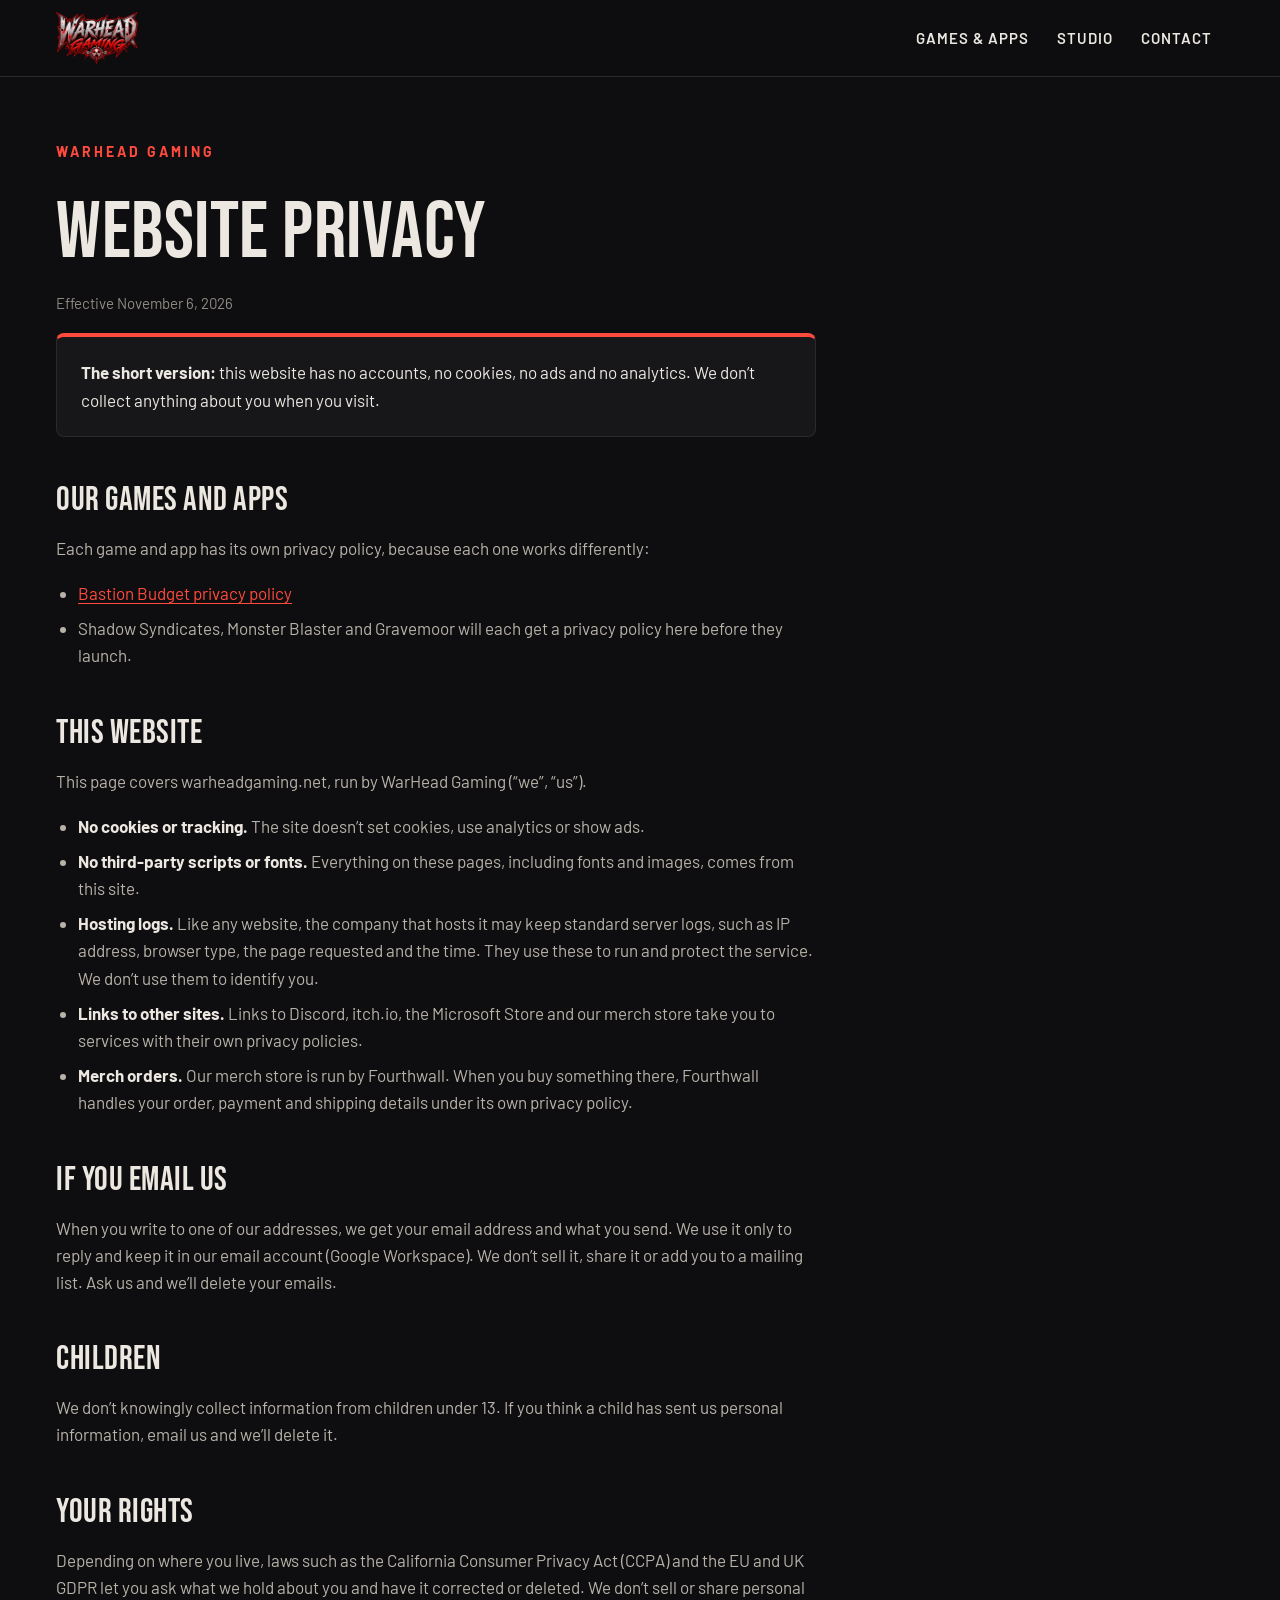
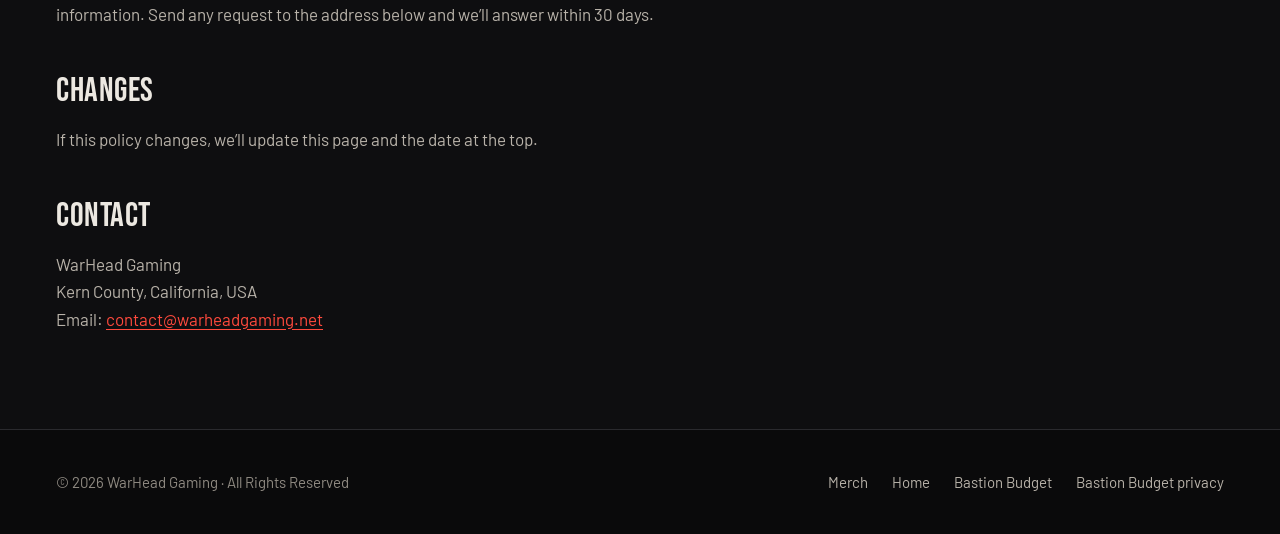
<file: privacy.html>
<!doctype html>
<html lang="en">
<head>
<meta charset="utf-8">
<meta name="viewport" content="width=device-width, initial-scale=1, viewport-fit=cover">
<title>WarHead Gaming Privacy</title>
<meta name="claude:viewport-fit-sides" content="cover">
<meta name="description" content="Privacy policy for the warheadgaming.net website, with links to the privacy policy for each WarHead Gaming game and app.">
<meta name="theme-color" content="#0E0E10">
<link rel="canonical" href="https://warheadgaming.net/privacy.html">
<link rel="icon" href="favicon.ico" sizes="any">
<link rel="icon" href="favicon.png" type="image/png">
<link rel="stylesheet" href="site.css">
</head>
<body>
<a class="skip" href="#main">Skip to content</a>

<header class="site-header">
  <div class="wrap">
    <a class="brand" href="index.html" aria-label="WarHead Gaming home"><img src="warhead-wordmark.webp" alt="WarHead Gaming" width="360" height="229"></a>
    <button class="menu-btn" type="button" aria-expanded="false" aria-controls="site-nav">Menu</button>
    <nav class="nav" id="site-nav" aria-label="Main">
      <a href="index.html#lineup-section">Games &amp; Apps</a>
      <a href="index.html#studio">Studio</a>
      <a href="index.html#contact">Contact</a>
    </nav>
  </div>
</header>

<main id="main" class="legal">
  <div class="wrap">
    <article class="doc">
      <span class="eyebrow">WarHead Gaming</span>
      <h1>Website privacy</h1>
      <p class="updated">Effective November 6, 2026</p>

      <div class="summary-box">
        <p><b>The short version:</b> this website has no accounts, no cookies, no ads and no analytics. We don’t collect anything about you when you visit.</p>
      </div>

      <h2>Our games and apps</h2>
      <p>Each game and app has its own privacy policy, because each one works differently:</p>
      <ul>
        <li><a href="bastion-budget-privacy.html">Bastion Budget privacy policy</a></li>
        <li>Shadow Syndicates, Monster Blaster and Gravemoor will each get a privacy policy here before they launch.</li>
      </ul>

      <h2>This website</h2>
      <p>This page covers warheadgaming.net, run by WarHead Gaming (“we”, “us”).</p>
      <ul>
        <li><b>No cookies or tracking.</b> The site doesn’t set cookies, use analytics or show ads.</li>
        <li><b>No third-party scripts or fonts.</b> Everything on these pages, including fonts and images, comes from this site.</li>
        <li><b>Hosting logs.</b> Like any website, the company that hosts it may keep standard server logs, such as IP address, browser type, the page requested and the time. They use these to run and protect the service. We don’t use them to identify you.</li>
        <li><b>Links to other sites.</b> Links to Discord, itch.io, the Microsoft Store and our merch store take you to services with their own privacy policies.</li>
        <li><b>Merch orders.</b> Our merch store is run by Fourthwall. When you buy something there, Fourthwall handles your order, payment and shipping details under its own privacy policy.</li>
      </ul>

      <h2>If you email us</h2>
      <p>When you write to one of our addresses, we get your email address and what you send. We use it only to reply and keep it in our email account (Google Workspace). We don’t sell it, share it or add you to a mailing list. Ask us and we’ll delete your emails.</p>

      <h2>Children</h2>
      <p>We don’t knowingly collect information from children under 13. If you think a child has sent us personal information, email us and we’ll delete it.</p>

      <h2>Your rights</h2>
      <p>Depending on where you live, laws such as the California Consumer Privacy Act (CCPA) and the EU and UK GDPR let you ask what we hold about you and have it corrected or deleted. We don’t sell or share personal information. Send any request to the address below and we’ll answer within 30 days.</p>

      <h2>Changes</h2>
      <p>If this policy changes, we’ll update this page and the date at the top.</p>

      <h2>Contact</h2>
      <p>WarHead Gaming<br>Kern County, California, USA<br>Email: <a href="mailto:contact@warheadgaming.net">contact@warheadgaming.net</a></p>
    </article>
  </div>
</main>

<footer class="site-footer">
  <div class="wrap">
    <span>© 2026 WarHead Gaming · All Rights Reserved</span>
    <nav aria-label="Footer">
      <a href="https://warhead-gaming-shop.fourthwall.com" rel="noopener">Merch</a>
      <a href="index.html">Home</a>
      <a href="bastion-budget.html">Bastion Budget</a>
      <a href="bastion-budget-privacy.html">Bastion Budget privacy</a>
    </nav>
  </div>
</footer>
<script src="site.js"></script>
</body>
</html>
</file>
<file: site.css>
/* WarHead Gaming — shared styles for every page.
   Layout: one dark page, content in a 1200px column; sections alternate
   between the base and the deeper "alt" background. */

@font-face { font-family: 'Bebas Neue'; src: url('bebas-neue-latin-400-normal.woff2') format('woff2'); font-weight: 400; font-display: swap; }
@font-face { font-family: 'Barlow'; src: url('barlow-latin-400-normal.woff2') format('woff2'); font-weight: 400; font-display: swap; }
@font-face { font-family: 'Barlow'; src: url('barlow-latin-400-italic.woff2') format('woff2'); font-weight: 400; font-style: italic; font-display: swap; }
@font-face { font-family: 'Barlow'; src: url('barlow-latin-500-normal.woff2') format('woff2'); font-weight: 500; font-display: swap; }
@font-face { font-family: 'Barlow'; src: url('barlow-latin-600-normal.woff2') format('woff2'); font-weight: 600; font-display: swap; }
@font-face { font-family: 'Barlow'; src: url('barlow-latin-700-normal.woff2') format('woff2'); font-weight: 700; font-display: swap; }

:root {
  color-scheme: dark;
  --bg: #0E0E10;
  --bg-alt: #0A0A0B;
  --card: #17171A;
  --line: #2A2A2E;
  --line-strong: #4A4A50;
  --text: #ECE8E1;
  --muted: #B8B2A9;
  --faint: #8F8A82;
  --red: #FF4A3D;
  --red-hover: #FF7A70;
  --ink: #0E0E10;          /* text on bright buttons and badges */
  --display: 'Bebas Neue', Impact, 'Arial Narrow', sans-serif;
  --body: 'Barlow', 'Segoe UI', Roboto, Arial, sans-serif;
  --wrap: 1200px;
  --gutter-l: max(16px, env(safe-area-inset-left, 0px));
  --gutter-r: max(16px, env(safe-area-inset-right, 0px));
}

*, *::before, *::after { box-sizing: border-box; }
html { scroll-behavior: smooth; -webkit-text-size-adjust: 100%; }
@media (prefers-reduced-motion: reduce) { html { scroll-behavior: auto; } * { transition: none !important; animation: none !important; } }
body { margin: 0; background: var(--bg); color: var(--text); font-family: var(--body); font-size: 17px; line-height: 1.6; }
img { max-width: 100%; height: auto; display: block; }
a { color: var(--red); text-underline-offset: 3px; }
a:hover { color: var(--red-hover); }
:focus-visible { outline: 3px solid var(--red-hover); outline-offset: 3px; border-radius: 3px; }
h1, h2, h3 { font-family: var(--display); font-weight: 400; line-height: 1; letter-spacing: .5px; margin: 0; text-wrap: balance; }
p { margin: 0; }

.wrap { max-width: var(--wrap); margin: 0 auto; padding-left: var(--gutter-l); padding-right: var(--gutter-r); }
.section { padding-block: 96px; }
.section.alt { background: var(--bg-alt); border-block: 1px solid var(--line); }
.eyebrow { display: block; color: var(--red); font-weight: 700; font-size: 14px; letter-spacing: 3px; text-transform: uppercase; margin-bottom: 12px; }
.section-title { font-size: clamp(44px, 6vw, 64px); }
.section-head { display: flex; flex-wrap: wrap; gap: 24px; align-items: end; justify-content: space-between; margin-bottom: 40px; }
.lead { color: var(--muted); font-size: 19px; max-width: 62ch; }
.skip { position: absolute; left: -9999px; top: 8px; background: var(--text); color: var(--ink); padding: 10px 14px; z-index: 100; font-weight: 700; }
.skip:focus { left: 16px; }

/* ── Header ── */
body::before { content: ""; position: fixed; inset: 0 0 auto; height: env(safe-area-inset-top, 0px); z-index: 60; background: var(--bg); }
.site-header { position: sticky; top: env(safe-area-inset-top, 0px); z-index: 50; background: rgba(14, 14, 16, .92); backdrop-filter: blur(10px); border-bottom: 1px solid var(--line); }
.site-header .wrap { display: flex; align-items: center; gap: 24px; min-height: 76px; }
.brand { display: flex; align-items: center; flex: none; }
.brand img { height: 52px; width: auto; }
.nav { display: flex; align-items: center; gap: 4px; margin-left: auto; }
.nav a { color: var(--text); text-decoration: none; font-weight: 600; font-size: 15px; letter-spacing: 1px; text-transform: uppercase; padding: 10px 12px; border-radius: 4px; }
.nav a:hover, .nav a[aria-current="page"] { color: var(--red-hover); }
.nav .btn { margin-left: 8px; }
.menu-btn { display: none; margin-left: auto; background: none; border: 1px solid var(--line-strong); color: var(--text); font: inherit; font-weight: 700; font-size: 14px; letter-spacing: 1px; text-transform: uppercase; padding: 10px 14px; border-radius: 4px; cursor: pointer; min-height: 44px; }
@media (max-width: 860px) {
  .menu-btn { display: block; }
  .nav { display: none; position: absolute; top: 100%; left: 0; right: 0; flex-direction: column; align-items: stretch; gap: 0; background: var(--bg); border-bottom: 1px solid var(--line); padding: 8px var(--gutter-r) 16px var(--gutter-l); }
  .nav.open { display: flex; }
  .nav a { padding: 14px 4px; border-bottom: 1px solid var(--line); }
  .nav .btn { margin: 12px 0 0; text-align: center; }
}

/* ── Buttons ── */
.btn { display: inline-flex; align-items: center; justify-content: center; gap: 10px; font-family: var(--body); font-weight: 700; font-size: 16px; text-decoration: none; padding: 12px 22px; border-radius: 4px; min-height: 46px; border: 1px solid transparent; cursor: pointer; transition: background .15s, color .15s, border-color .15s; }
.btn img { width: 20px; height: 20px; }
.btn-red { background: var(--red); color: var(--ink); }
.btn-red:hover { background: var(--red-hover); color: var(--ink); }
.btn-ghost { background: transparent; color: var(--text); border-color: var(--line-strong); }
.btn-ghost:hover { border-color: var(--text); color: var(--text); }
.btn-row { display: flex; flex-wrap: wrap; gap: 12px; }

/* ── Hero ── */
.hero { position: relative; overflow: hidden; padding-block: 88px 72px; }
.hero::after { content: ""; position: absolute; inset: auto 0 0; height: 1px; background: var(--line); }
.hero-grid { display: grid; grid-template-columns: minmax(0, 1.25fr) minmax(0, .75fr); gap: 48px; align-items: center; }
.hero h1 { font-size: clamp(60px, 9vw, 112px); line-height: .92; }
.hero h1 em { font-style: normal; color: var(--red); }
.hero .lead { margin-top: 24px; }
.hero .btn-row { margin-top: 32px; }
.hero-emblem { justify-self: center; width: min(100%, 400px); filter: drop-shadow(0 20px 60px rgba(255, 74, 61, .25)); }
@media (max-width: 860px) { .hero-grid { grid-template-columns: 1fr; } .hero-emblem { width: min(70%, 300px); order: -1; } .hero { padding-block: 48px 56px; } }

/* ── Logo strip ── */
.strip { padding-block: 36px; border-bottom: 1px solid var(--line); background: var(--bg-alt); }
.strip ul { list-style: none; margin: 0; padding: 0; display: flex; flex-wrap: wrap; align-items: center; justify-content: center; gap: 28px 56px; }
.strip img { height: 64px; width: auto; opacity: .9; }
.strip .app-mark { display: flex; align-items: center; gap: 12px; font-family: var(--display); font-size: 34px; letter-spacing: 1px; color: var(--text); }
.strip .app-mark img { height: 52px; border-radius: 12px; }

/* ── Filters ── */
.filters { display: flex; flex-direction: column; gap: 12px; }
.chip-row { display: flex; flex-wrap: wrap; gap: 8px; align-items: center; }
.chip-row .label { color: var(--faint); font-size: 13px; font-weight: 700; letter-spacing: 2px; text-transform: uppercase; min-width: 64px; }
.chip { background: transparent; color: var(--text); border: 1px solid var(--line-strong); font: inherit; font-weight: 600; font-size: 15px; padding: 9px 16px; border-radius: 999px; cursor: pointer; min-height: 44px; }
.chip:hover { border-color: var(--text); }
.chip[aria-pressed="true"] { background: var(--text); color: var(--ink); border-color: var(--text); font-weight: 700; }

/* ── Product cards ── */
.grid { display: grid; grid-template-columns: repeat(auto-fill, minmax(min(100%, 340px), 1fr)); gap: 24px; }
.card { --accent: var(--red); background: var(--card); border: 1px solid var(--line); border-top: 4px solid var(--accent); border-radius: 8px; overflow: hidden; display: flex; flex-direction: column; }
.card-art { aspect-ratio: 16 / 9; background: var(--bg-alt); border-bottom: 1px solid var(--line); display: flex; align-items: center; justify-content: center; overflow: hidden; }
.card-art img { width: 100%; height: 100%; object-fit: contain; padding: 12px; }
.card-art.shot img { object-fit: cover; object-position: left top; padding: 0; }
.card-body { padding: 24px; display: flex; flex-direction: column; gap: 14px; flex: 1; }
.card-meta { display: flex; flex-wrap: wrap; align-items: center; gap: 8px 12px; }
.badge { background: var(--accent); color: var(--ink); font-weight: 700; font-size: 12px; letter-spacing: 1px; text-transform: uppercase; padding: 4px 10px; border-radius: 3px; }
.kind { color: var(--muted); font-size: 13px; font-weight: 700; letter-spacing: 1.5px; text-transform: uppercase; }
.card h3 { font-size: 44px; }
.card p { color: var(--muted); }
.feats { list-style: none; margin: 0; padding: 0; display: grid; gap: 8px; }
.feats li { display: flex; align-items: center; gap: 12px; }
.feats li::before { content: ""; width: 8px; height: 8px; flex: none; background: var(--accent); transform: rotate(45deg); }
.card-foot { margin-top: auto; padding-top: 10px; display: flex; flex-wrap: wrap; align-items: center; justify-content: space-between; gap: 12px; border-top: 1px solid var(--line); }
.platform { color: var(--faint); font-size: 14px; font-weight: 600; }
.card .btn { background: var(--accent); color: var(--ink); padding: 11px 18px; }
.card .btn:hover { filter: brightness(1.12); color: var(--ink); }
.card.slot { --accent: var(--line-strong); border-style: dashed; border-top-style: solid; justify-content: center; align-items: center; text-align: center; padding: 40px 24px; min-height: 260px; gap: 12px; }
.card.slot h3 { font-size: 40px; }
.card.slot p { max-width: 30ch; }
.empty { color: var(--muted); padding: 24px 0; }

/* ── Studio ── */
.studio { display: grid; grid-template-columns: minmax(0, 1fr) minmax(0, 1fr); gap: 56px; align-items: start; }
.studio .copy { display: grid; gap: 18px; color: var(--muted); font-size: 18px; max-width: 60ch; }
.facts { display: grid; grid-template-columns: repeat(2, minmax(0, 1fr)); gap: 1px; background: var(--line); border: 1px solid var(--line); border-radius: 8px; overflow: hidden; margin-top: 8px; }
.facts div { background: var(--card); padding: 20px; }
.facts b { display: block; font-family: var(--display); font-weight: 400; font-size: 40px; line-height: 1; color: var(--text); }
.facts span { color: var(--faint); font-size: 14px; }
@media (max-width: 860px) { .studio { grid-template-columns: 1fr; gap: 32px; } }

/* ── Community + contact tiles ── */
.tiles { display: grid; grid-template-columns: repeat(auto-fit, minmax(min(100%, 300px), 1fr)); gap: 20px; }
.tile { background: var(--card); border: 1px solid var(--line); border-radius: 8px; padding: 28px; display: flex; flex-direction: column; gap: 12px; }
.tile h3 { font-size: 34px; display: flex; align-items: center; gap: 12px; }
.tile h3 img { width: 28px; height: 28px; }
.tile p { color: var(--muted); }
.tile .btn { margin-top: auto; align-self: flex-start; }
.email { font-weight: 700; color: var(--text); word-break: break-all; user-select: all; }
.copy-btn { align-self: flex-start; margin-top: auto; background: none; border: 1px solid var(--line-strong); color: var(--text); font: inherit; font-size: 14px; font-weight: 600; padding: 8px 14px; border-radius: 4px; cursor: pointer; min-height: 40px; }
.copy-btn:hover { border-color: var(--text); }

/* ── Footer ── */
.site-footer { border-top: 1px solid var(--line); background: var(--bg-alt); padding-block: 40px; color: var(--faint); font-size: 15px; }
.site-footer .wrap { display: flex; flex-wrap: wrap; gap: 20px 40px; align-items: center; justify-content: space-between; }
.site-footer nav { display: flex; flex-wrap: wrap; gap: 8px 24px; }
.site-footer a { color: var(--muted); text-decoration: none; }
.site-footer a:hover { color: var(--text); text-decoration: underline; }

/* ── Product page (Bastion Budget) ── */
.product { --accent: #2FC79F; --accent-2: #F3C76A; }
.product .eyebrow { color: var(--accent); }
.product .btn-red { background: var(--accent); }
.product .btn-red:hover { background: #5FDDB9; }
.p-hero { padding-block: 72px 56px; }
.p-title { display: flex; align-items: center; gap: 20px; }
.p-title img { width: 88px; height: 88px; border-radius: 20px; flex: none; }
.p-hero h1 { font-size: clamp(60px, 9vw, 104px); line-height: .92; }
.p-hero .tagline { font-family: var(--display); font-size: clamp(32px, 4.4vw, 48px); line-height: 1.05; margin-top: 28px; color: var(--text); text-wrap: balance; }
.p-hero .lead { margin-top: 16px; }
.p-hero .btn-row { margin-top: 28px; }
.pill-row { display: flex; flex-wrap: wrap; gap: 10px; margin-top: 24px; }
.pill { border: 1px solid var(--line-strong); color: var(--muted); border-radius: 999px; padding: 6px 14px; font-size: 14px; font-weight: 600; }
.pill.on { border-color: var(--accent); color: var(--accent); }
.shot-frame { margin-top: 48px; border: 1px solid var(--line); border-radius: 10px; overflow: hidden; background: var(--card); box-shadow: 0 30px 80px rgba(0, 0, 0, .5); }
.shot-bar { display: flex; gap: 8px; align-items: center; padding: 10px 14px; border-bottom: 1px solid var(--line); color: var(--faint); font-size: 13px; }
.shot-bar i { width: 10px; height: 10px; border-radius: 50%; background: var(--line-strong); }
.shot-bar span { margin-left: 8px; }
.shots { display: grid; grid-template-columns: repeat(2, minmax(0, 1fr)); gap: 24px; }
.shots figure { margin: 0; display: grid; gap: 12px; }
.shots img { border: 1px solid var(--line); border-radius: 8px; }
.shots figcaption { color: var(--muted); font-size: 15px; }
.shots figcaption b { color: var(--text); }
@media (max-width: 760px) { .shots { grid-template-columns: 1fr; } }
.features { display: grid; grid-template-columns: repeat(auto-fill, minmax(min(100%, 300px), 1fr)); gap: 1px; background: var(--line); border: 1px solid var(--line); border-radius: 8px; overflow: hidden; }
.feature { background: var(--card); padding: 26px; display: grid; gap: 8px; align-content: start; }
.feature h3 { font-size: 30px; color: var(--text); }
.feature p { color: var(--muted); font-size: 16px; }
.promise { display: grid; grid-template-columns: minmax(0, .9fr) minmax(0, 1.1fr); gap: 48px; align-items: start; }
.promise ul { list-style: none; margin: 0; padding: 0; display: grid; gap: 14px; }
.promise li { display: grid; grid-template-columns: 28px minmax(0, 1fr); gap: 12px; color: var(--muted); }
.promise li b { color: var(--text); }
.promise li::before { content: "✓"; color: var(--accent); font-weight: 700; font-size: 18px; line-height: 1.5; }
@media (max-width: 860px) { .promise { grid-template-columns: 1fr; gap: 28px; } }
.price { display: grid; grid-template-columns: repeat(auto-fit, minmax(min(100%, 260px), 1fr)); gap: 20px; }
.price .tile b.big { font-family: var(--display); font-weight: 400; font-size: 56px; line-height: 1; color: var(--text); }
.faq { display: grid; gap: 12px; max-width: 820px; }
.faq details { background: var(--card); border: 1px solid var(--line); border-radius: 8px; }
.faq summary { cursor: pointer; padding: 18px 22px; font-weight: 700; font-size: 18px; list-style: none; display: flex; justify-content: space-between; gap: 16px; }
.faq summary::-webkit-details-marker { display: none; }
.faq summary::after { content: "+"; color: var(--accent, var(--red)); font-size: 22px; line-height: 1; }
.faq details[open] summary::after { content: "–"; }
.faq .ans { padding: 0 22px 20px; color: var(--muted); display: grid; gap: 10px; }
.faq .ans b { color: var(--text); }
kbd { font-family: ui-monospace, Consolas, monospace; font-size: .85em; border: 1px solid var(--line-strong); border-bottom-width: 2px; border-radius: 4px; padding: 1px 6px; color: var(--text); }

/* ── Legal pages ── */
.legal { padding-block: 64px 96px; }
.legal .doc { max-width: 760px; display: grid; gap: 18px; color: var(--muted); }
.legal h1 { font-size: clamp(52px, 8vw, 80px); color: var(--text); }
.legal h2 { font-size: 34px; color: var(--text); margin-top: 28px; }
.legal h3 { font-family: var(--body); font-weight: 700; font-size: 18px; letter-spacing: 0; color: var(--text); margin-top: 6px; }
.legal ul { margin: 0; padding-left: 22px; display: grid; gap: 8px; }
.legal b, .legal strong { color: var(--text); }
.legal code { font-family: ui-monospace, Consolas, monospace; font-size: .88em; color: var(--text); background: var(--card); border: 1px solid var(--line); border-radius: 4px; padding: 1px 6px; word-break: break-all; }
.legal .updated { color: var(--faint); font-size: 15px; }
.summary-box { background: var(--card); border: 1px solid var(--line); border-top: 4px solid var(--accent, var(--red)); border-radius: 8px; padding: 22px 24px; display: grid; gap: 10px; }
.summary-box p { color: var(--text); }
.toc { display: flex; flex-wrap: wrap; gap: 8px 20px; font-size: 15px; }

/* App card with an icon instead of key art */
.card-art.icon-art { flex-direction: column; gap: 12px; }
.card-art.icon-art img { width: 104px; height: 104px; padding: 0; border-radius: 22px; }
.card-art.icon-art span { font-family: var(--display); font-size: 48px; line-height: 1; letter-spacing: 1px; color: var(--accent); }

/* Merch */
.merch-grid { display: flex; flex-wrap: wrap; gap: 48px; align-items: center; }
.merch-grid > img { flex: 1 1 280px; width: 100%; max-width: 380px; height: auto; margin-inline: auto; }
.merch-grid > div { flex: 999 1 420px; min-width: 0; }
.merch .note { margin: 14px 0 0; color: var(--faint); font-size: 14px; }
a.email { word-break: break-all; }
</file>
